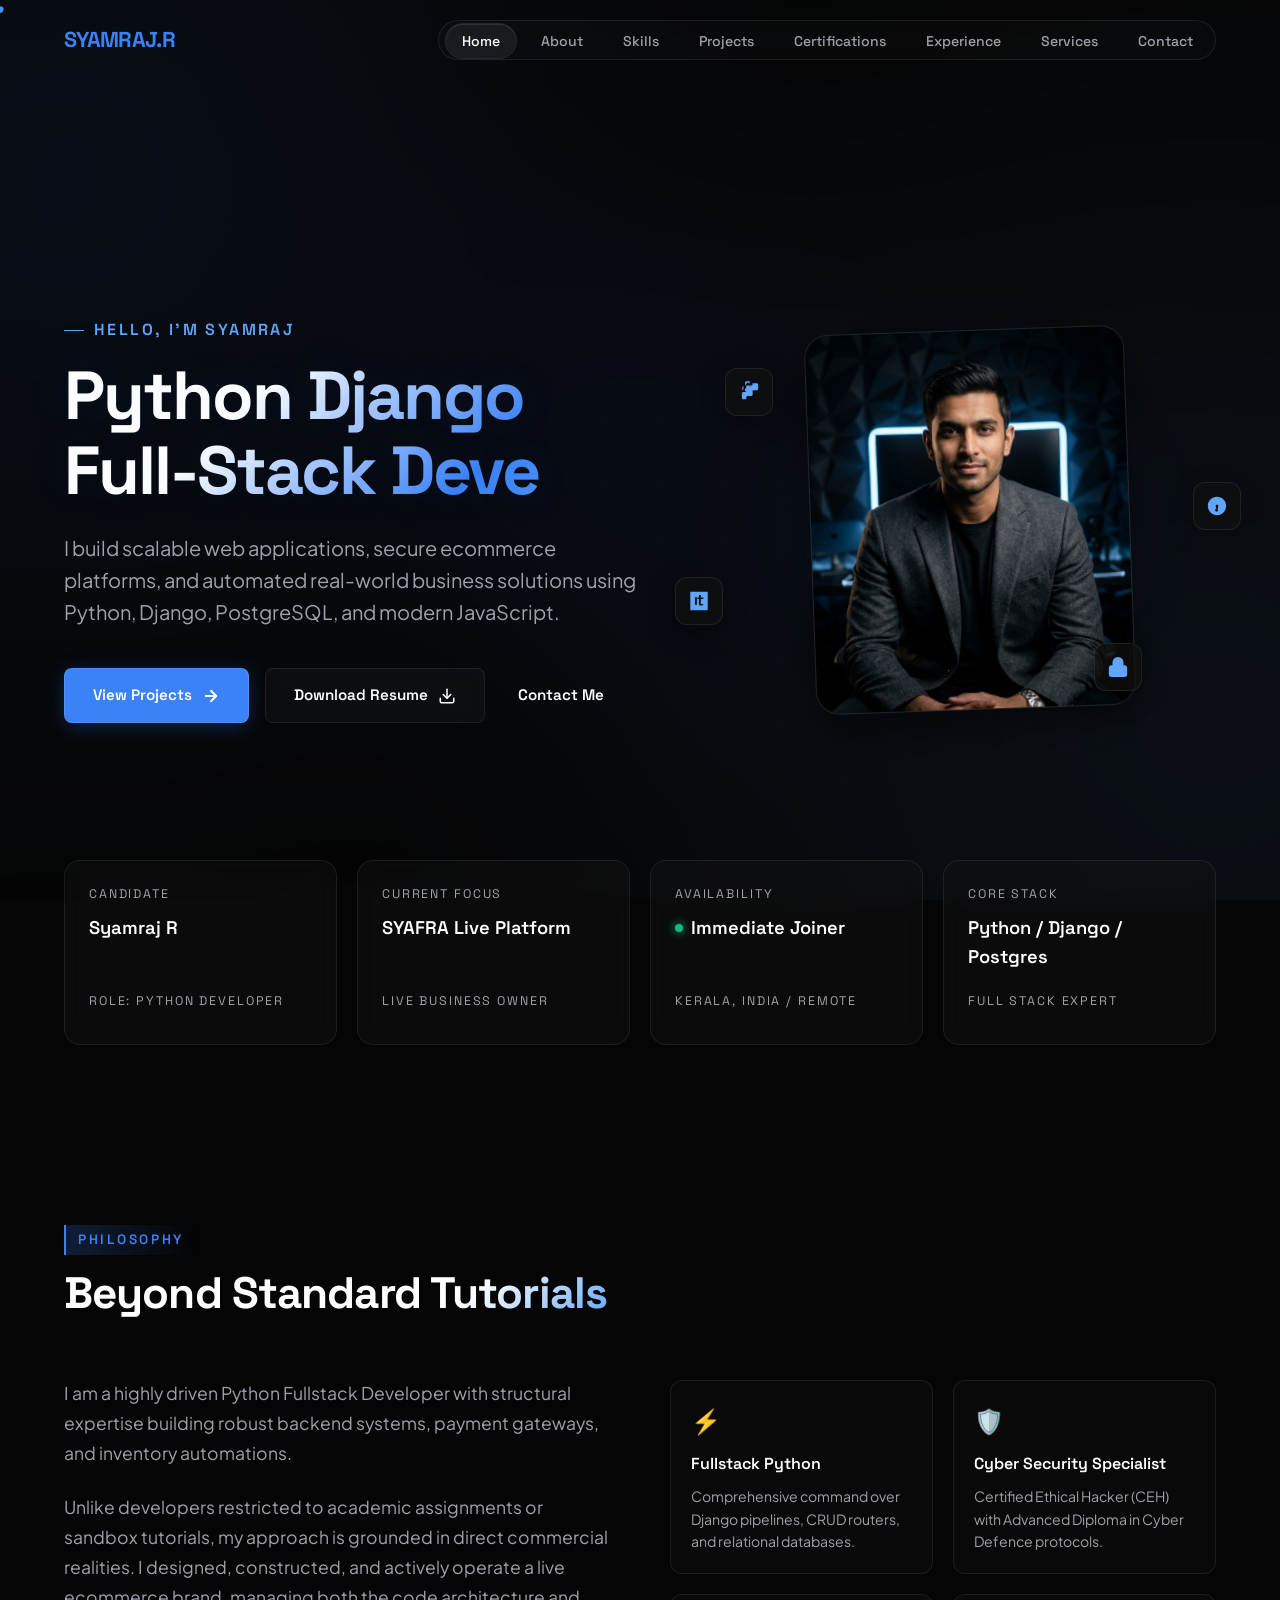
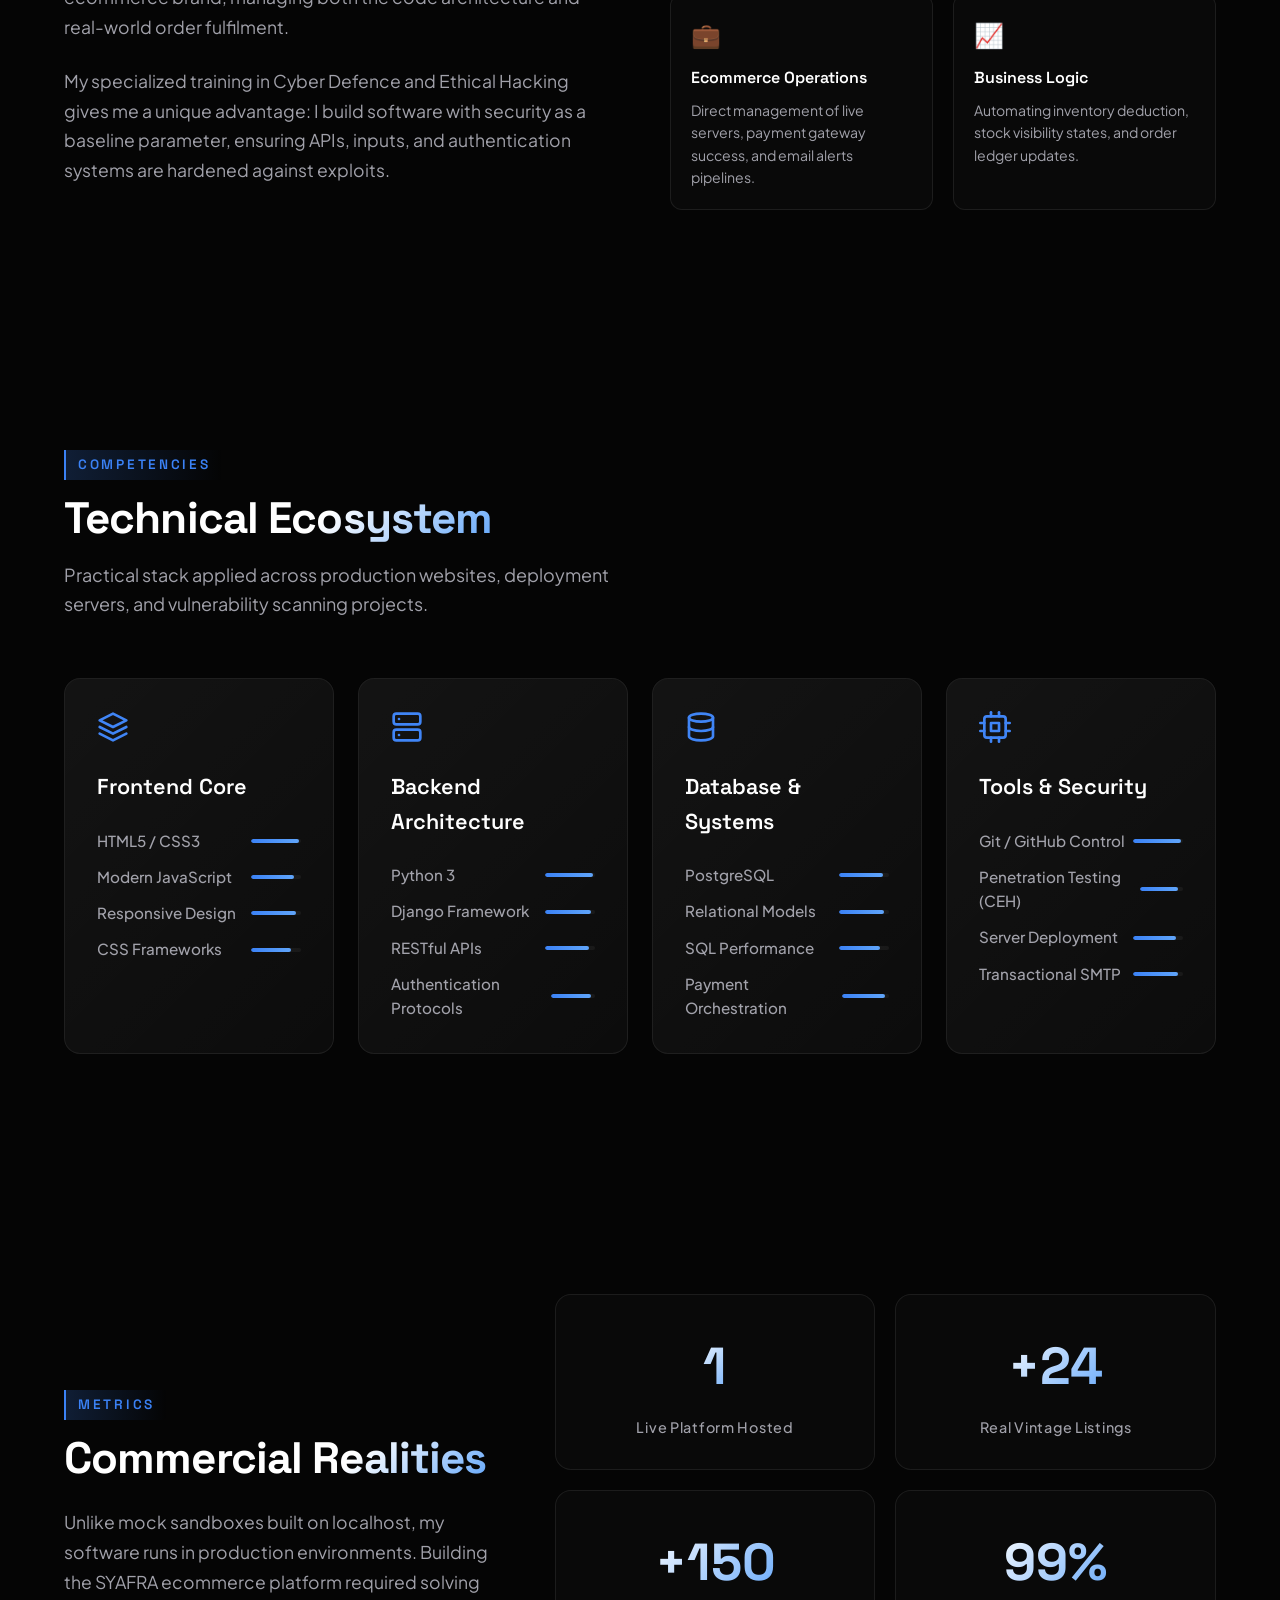
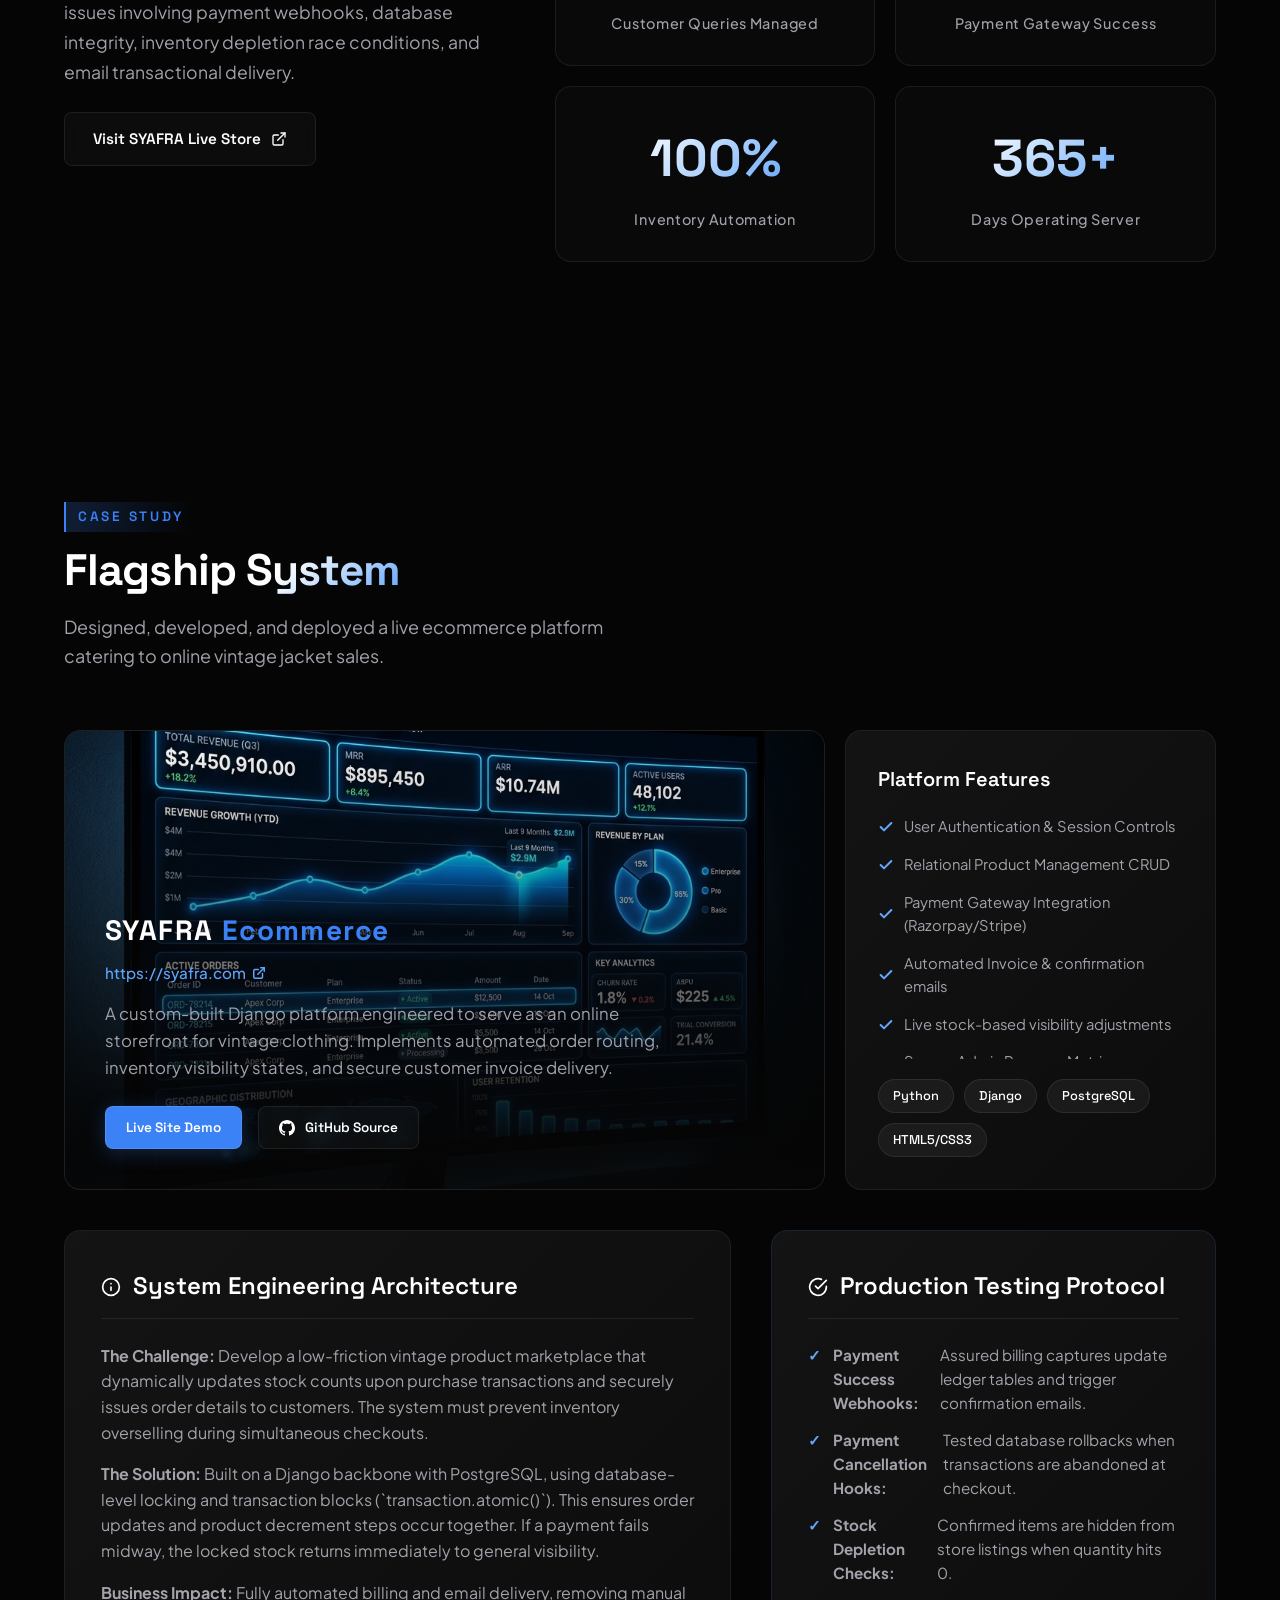
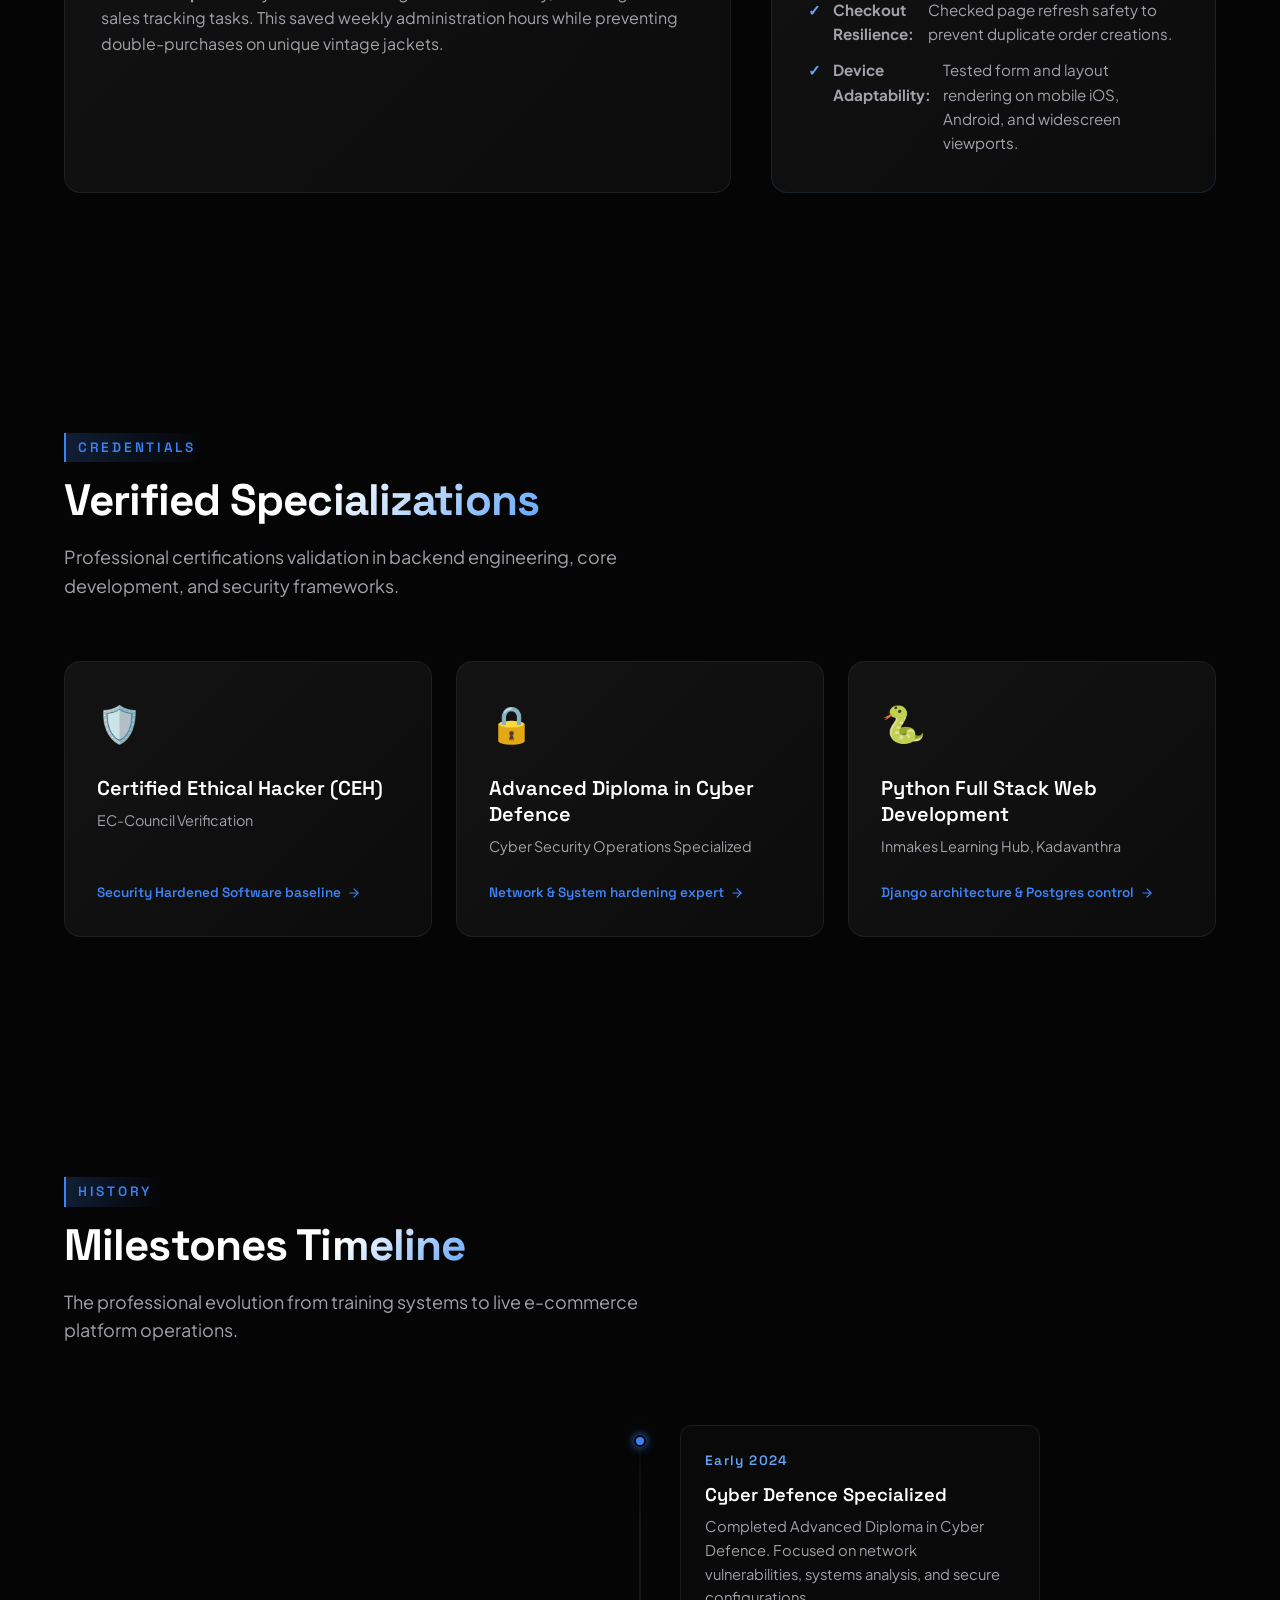
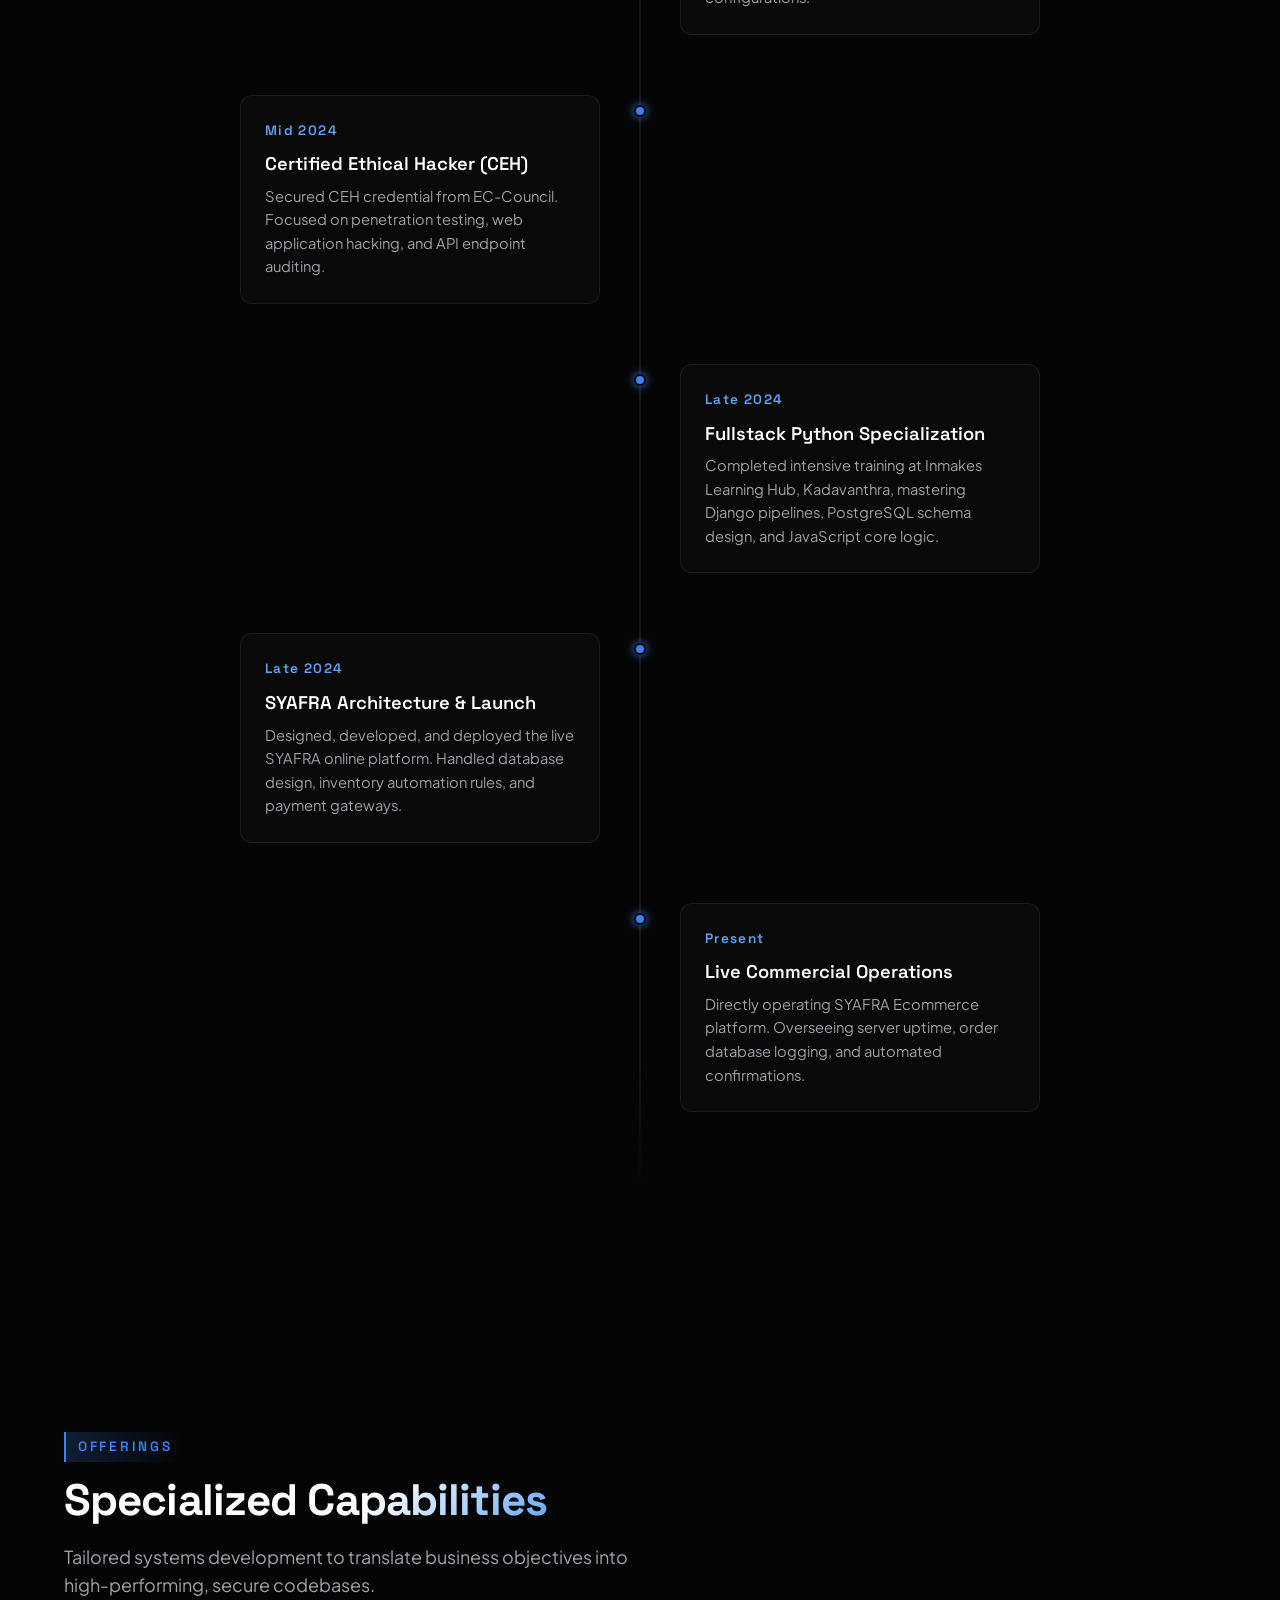
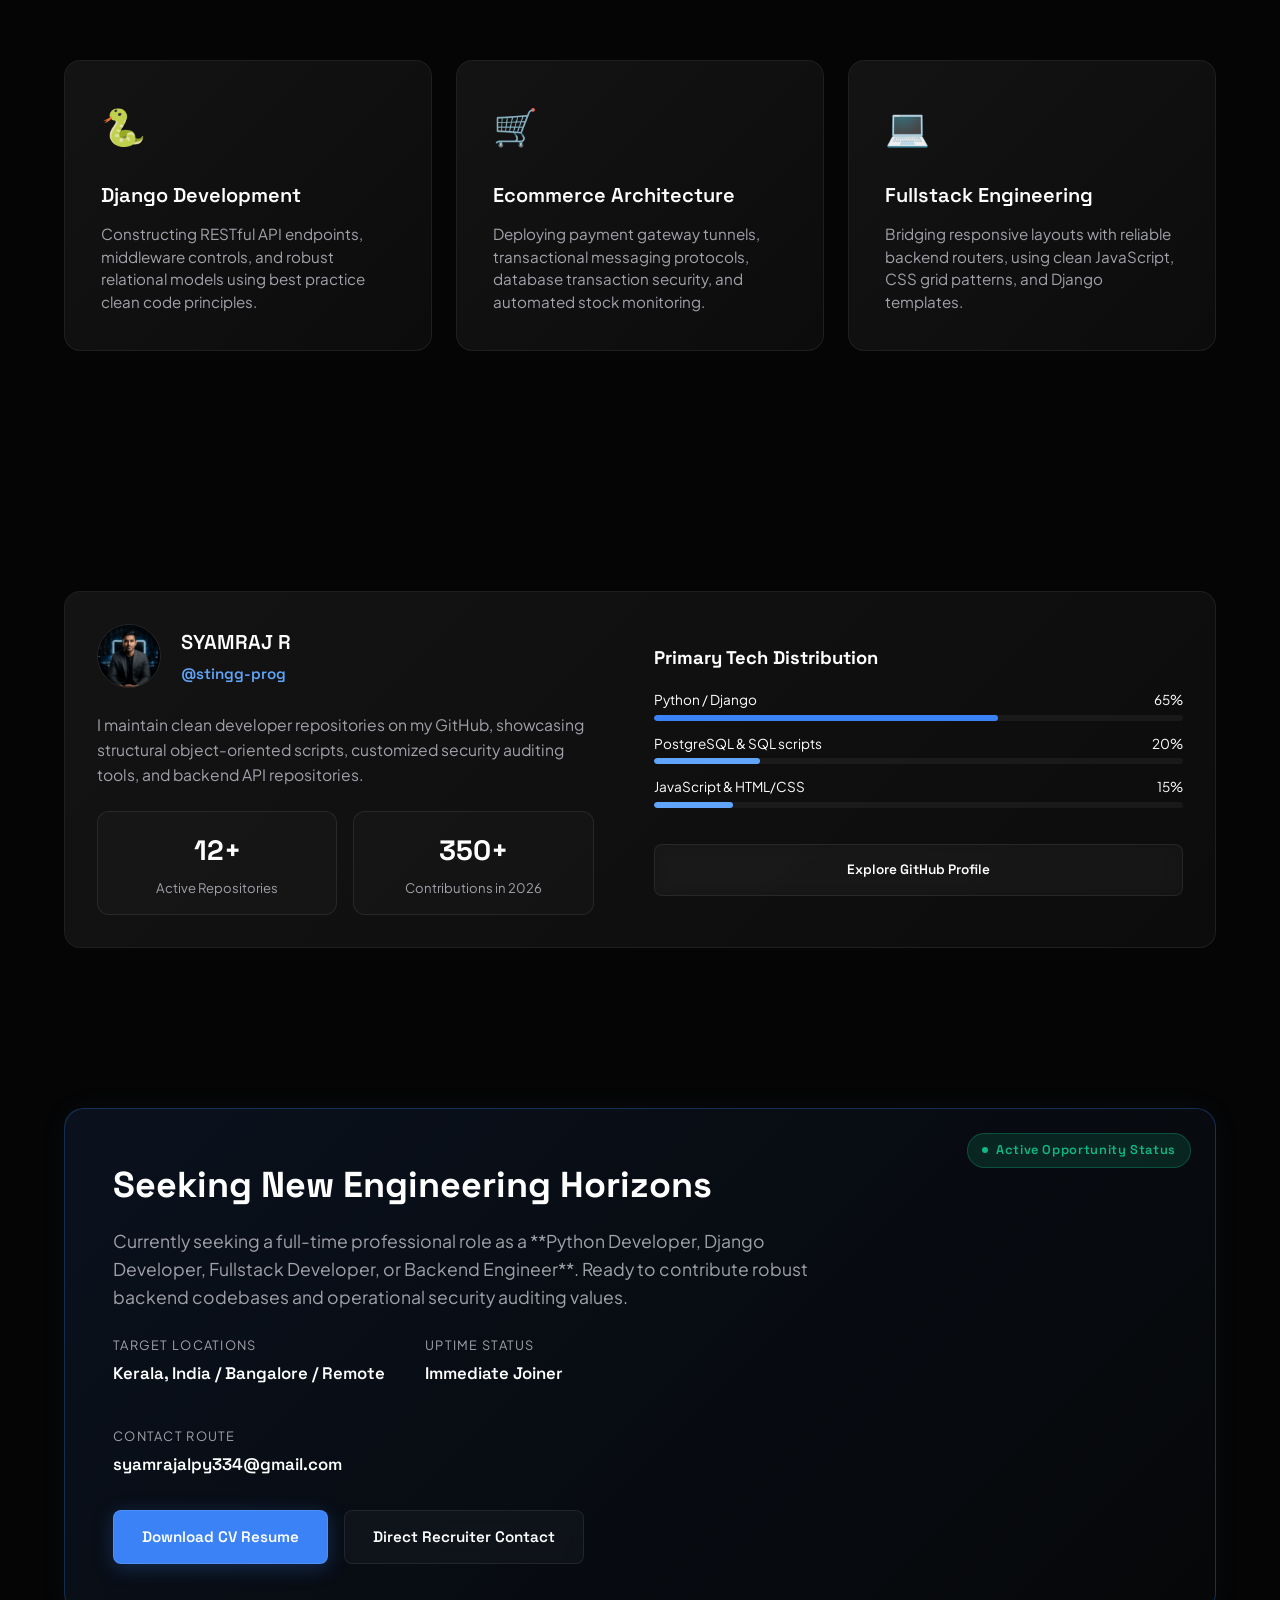
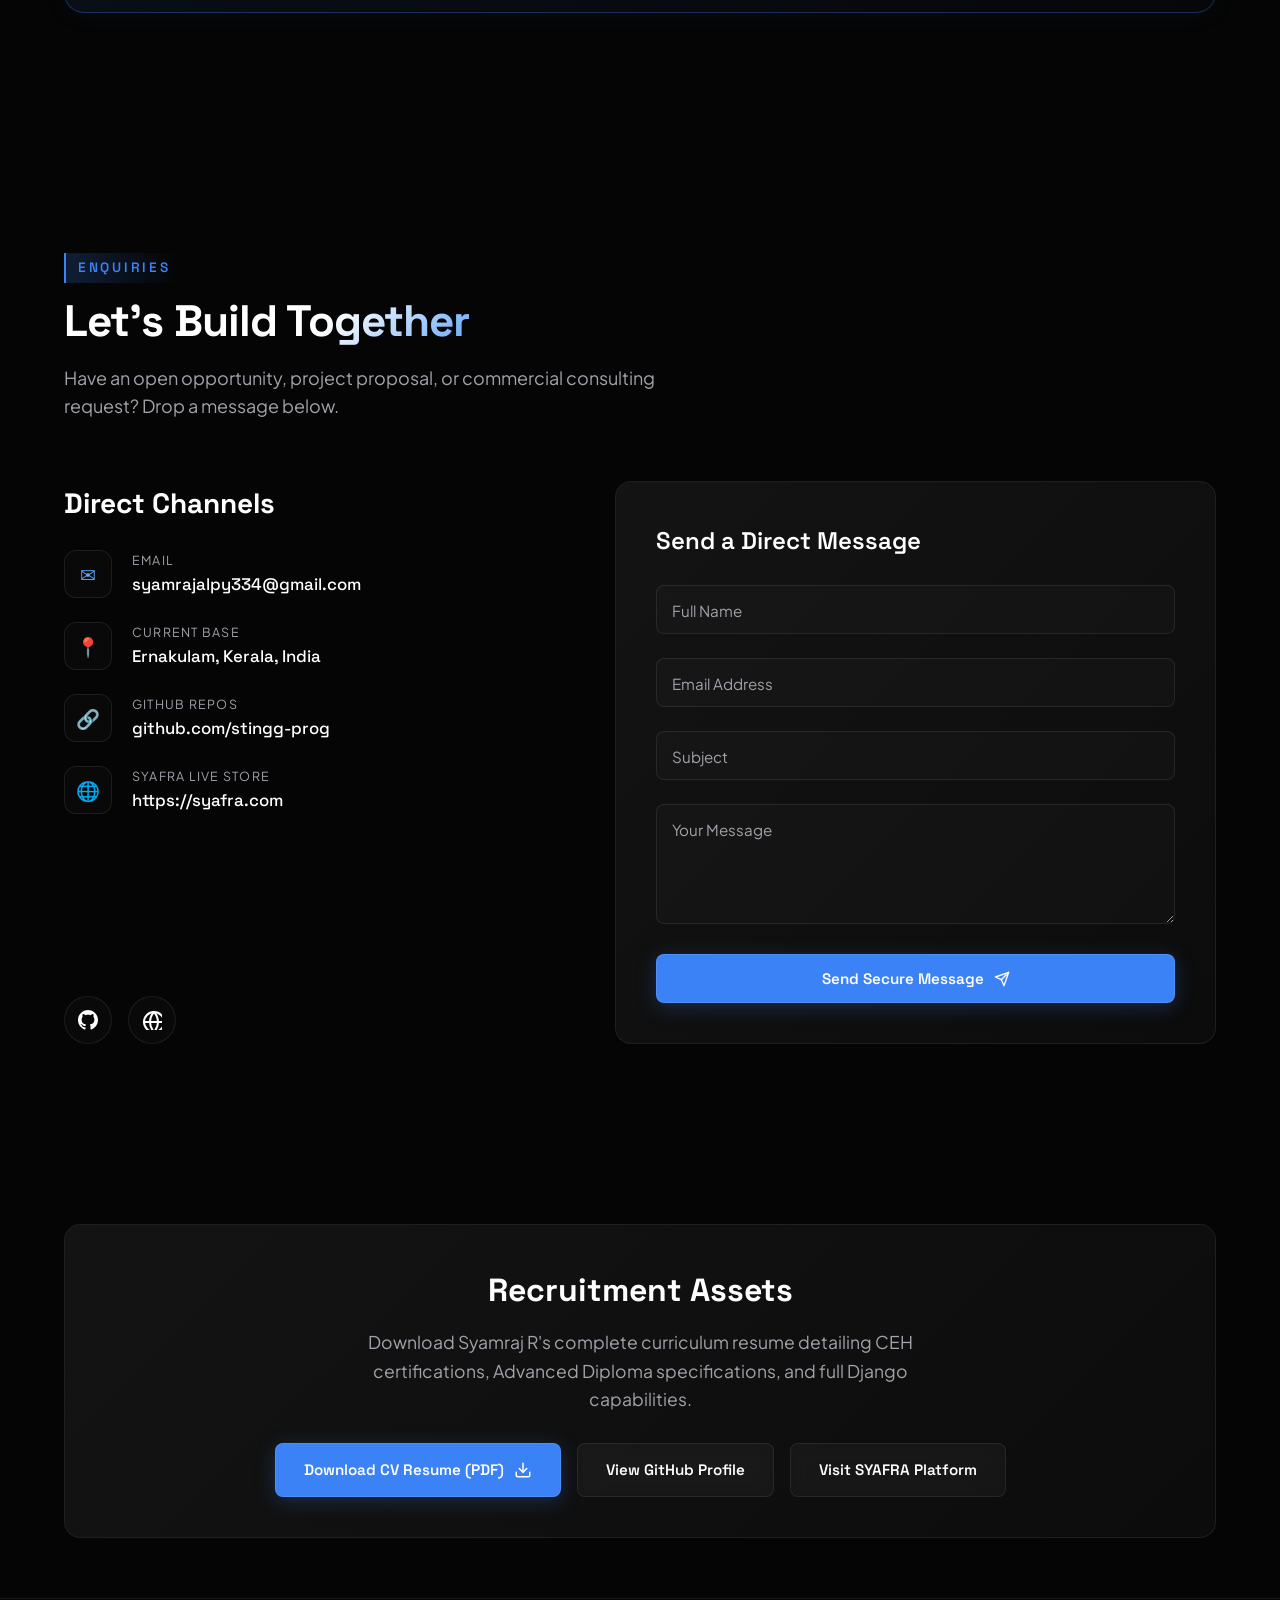
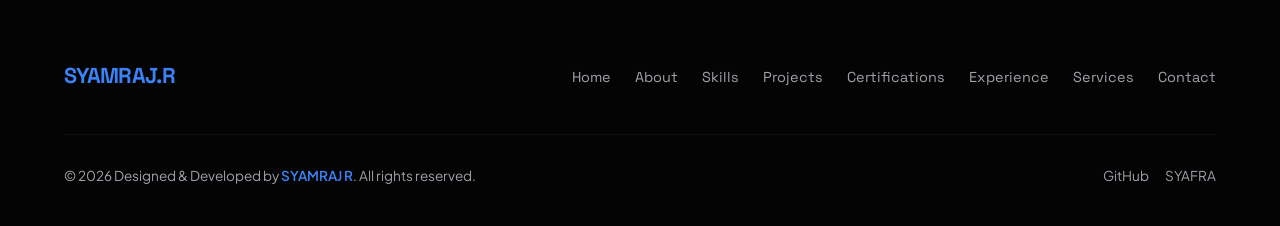
<file: index.html>
<!DOCTYPE html>
<html lang="en">
<head>
  <meta charset="UTF-8">
  <meta name="viewport" content="width=device-width, initial-scale=1.0">
  
  <!-- Primary SEO Meta Tags -->
  <title>SYAMRAJ R | Python Fullstack Developer & Ecommerce Entrepreneur</title>
  <meta name="description" content="Portfolio of Syamraj R, an Ernakulam-based Python Fullstack Developer and Ecommerce Entrepreneur specializing in Django, PostgreSQL, and scalable SaaS solutions. Developer behind the live SYAFRA ecommerce platform.">
  <meta name="keywords" content="Python Developer, Django Developer, Fullstack Developer, Backend Developer, Web Developer, Kerala Python Developer, Ecommerce Developer, Syamraj R, stingg-prog, SYAFRA">
  <meta name="author" content="Syamraj R">
  
  <!-- Open Graph / LinkedIn / Facebook -->
  <meta property="og:type" content="website">
  <meta property="og:url" content="https://syafra.com">
  <meta property="og:title" content="SYAMRAJ R | Python Fullstack Developer & Ecommerce Entrepreneur">
  <meta property="og:description" content="Explore the portfolio of Syamraj R. Specialist in building robust, production-ready Django fullstack architectures and real-world ecommerce automations.">
  <meta property="og:image" content="assets/profile.png">

  <!-- Twitter Meta Tags -->
  <meta name="twitter:card" content="summary_large_image">
  <meta name="twitter:title" content="SYAMRAJ R | Python Fullstack Developer & Ecommerce Entrepreneur">
  <meta name="twitter:description" content="Portfolio of Syamraj R, developer of the live SYAFRA online platform. Core focus on Django, security operations, and Postgres.">
  <meta name="twitter:image" content="assets/profile.png">

  <!-- Stylesheet -->
  <link rel="stylesheet" href="style.css">
</head>
<body>

  <!-- Ambient Luxury Background Structure -->
  <div class="ambient-bg">
    <div class="gradient-mesh"></div>
    <div class="grid-overlay"></div>
  </div>
  
  <!-- Background Floating Particle Canvas -->
  <canvas id="particle-canvas"></canvas>

  <!-- ==========================================
  HEADER / FLOATING NAVIGATION
  =========================================== -->
  <header>
    <div class="container nav-container">
      <a href="#home" class="logo">
        <span class="logo-text">SYAMRAJ.R</span>
      </a>
      
      <button class="mobile-nav-toggle" aria-label="Toggle Navigation">
        <svg xmlns="http://www.w3.org/2000/svg" width="24" height="24" viewBox="0 0 24 24" fill="none" stroke="currentColor" stroke-width="2" stroke-linecap="round" stroke-linejoin="round">
          <line x1="3" y1="12" x2="21" y2="12"></line>
          <line x1="3" y1="6" x2="21" y2="6"></line>
          <line x1="3" y1="18" x2="21" y2="18"></line>
        </svg>
      </button>

      <nav>
        <ul>
          <li><a href="#home" class="active">Home</a></li>
          <li><a href="#about">About</a></li>
          <li><a href="#skills">Skills</a></li>
          <li><a href="#projects">Projects</a></li>
          <li><a href="#certifications">Certifications</a></li>
          <li><a href="#experience">Experience</a></li>
          <li><a href="#services">Services</a></li>
          <li><a href="#contact">Contact</a></li>
        </ul>
      </nav>
    </div>
  </header>

  <!-- ==========================================
  HERO SECTION
  =========================================== -->
  <section id="home">
    <div class="container hero-layout">
      <div class="hero-content reveal-left">
        <div class="hero-greeting">
          Hello, I'm Syamraj
        </div>
        <h1 class="hero-title">
          <span class="gradient-text" id="typing-header">Python Django Full-Stack Developer</span>
        </h1>
        <p class="hero-subtitle">
          I build scalable web applications, secure ecommerce platforms, and automated real-world business solutions using Python, Django, PostgreSQL, and modern JavaScript.
        </p>
        <div class="btn-group">
          <a href="#projects" class="btn btn-primary btn-magnetic">
            View Projects
            <svg class="magnetic-icon" xmlns="http://www.w3.org/2000/svg" width="18" height="18" viewBox="0 0 24 24" fill="none" stroke="currentColor" stroke-width="2.5" stroke-linecap="round" stroke-linejoin="round">
              <line x1="5" y1="12" x2="19" y2="12"></line>
              <polyline points="12 5 19 12 12 19"></polyline>
            </svg>
          </a>
          <a href="#resume" class="btn btn-secondary btn-magnetic">
            Download Resume
            <svg class="magnetic-icon" xmlns="http://www.w3.org/2000/svg" width="18" height="18" viewBox="0 0 24 24" fill="none" stroke="currentColor" stroke-width="2" stroke-linecap="round" stroke-linejoin="round">
              <path d="M21 15v4a2 2 0 0 1-2 2H5a2 2 0 0 1-2-2v-4"></path>
              <polyline points="7 10 12 15 17 10"></polyline>
              <line x1="12" y1="15" x2="12" y2="3"></line>
            </svg>
          </a>
          <a href="#contact" class="btn btn-tertiary">Contact Me</a>
        </div>
      </div>
      
      <div class="hero-visual reveal-right">
        <div class="hero-glow-ring"></div>
        <div class="hero-image-wrapper">
          <img src="assets/profile.png" alt="Syamraj R Coder Portrait" />
        </div>
        
        <!-- Technology Orbits -->
        <div class="tech-orbit">
          <!-- Python Badge -->
          <div class="orbit-icon orbit-icon-1" title="Python">
            <svg viewBox="0 0 24 24">
              <path d="M14.25.18c-.9 0-1.66.72-1.75 1.62v2.88H15v1.2H10.6c-.95 0-1.78.78-1.78 1.73V12h-2.9C5.03 12 4.3 12.7 4.2 13.6v4.6c0 .9.73 1.63 1.63 1.63H9v-1.8c0-.9.73-1.63 1.63-1.63h3.77c.9 0 1.6-.73 1.6-1.63V10.2h4.37c.9 0 1.63-.73 1.63-1.63V4c0-.9-.73-1.63-1.63-1.63h-4.6v1.8c0 .9-.73 1.63-1.63 1.63h-3.77c-.9 0-1.6.73-1.6 1.63V11.2h-1.2V9.33c0-.9.73-1.63 1.63-1.63H15V6.5h-2.5V3.62c0-.9-.72-1.62-1.62-1.62h-.4c-.9 0-1.63.72-1.63 1.62v2.5H6.25c-.9 0-1.63.73-1.63 1.63V9.5h1.2V7.75c0-.9.73-1.63 1.63-1.63H12V4.9H9.37c-.9 0-1.62-.72-1.62-1.62V1.8c0-.9.72-1.62 1.62-1.62h4.88z"/>
            </svg>
          </div>
          <!-- Django Badge -->
          <div class="orbit-icon orbit-icon-2" title="Django">
            <svg viewBox="0 0 24 24">
              <path d="M2.5 2v20h19V2H2.5zm14.8 14.1c-1 .6-2 .9-3 .9-1.5 0-2.4-.7-2.4-2.1V9.8h-1.6V8.1h1.6V5.5h2.1v2.6h2.8v1.7h-2.8v4.6c0 .7.3 1.1.9 1.1.5 0 1.1-.2 1.6-.5v1.6zm-5.4-8.3h-2.2v8.3H7.6V7.8h2.3V7.8z"/>
            </svg>
          </div>
          <!-- PostgreSQL Badge -->
          <div class="orbit-icon orbit-icon-3" title="PostgreSQL">
            <svg viewBox="0 0 24 24">
              <path d="M12 2C6.48 2 2 6.48 2 12s4.48 10 10 10 10-4.48 10-10S17.52 2 12 2zm1 14.5c0 .83-.67 1.5-1.5 1.5s-1.5-.67-1.5-1.5.67-1.5 1.5-1.5 1.5.67 1.5 1.5zm.38-4.84l-.4 3c-.05.34-.34.59-.68.59h-.6c-.34 0-.63-.25-.68-.59l-.4-3c-.08-.6.39-1.16 1-1.16h.76c.61 0 1.08.56 1 1.16z"/>
            </svg>
          </div>
          <!-- Security Badge -->
          <div class="orbit-icon orbit-icon-4" title="Cyber Security (CEH)">
            <svg viewBox="0 0 24 24" fill="none" stroke="currentColor" stroke-width="2" stroke-linecap="round" stroke-linejoin="round">
              <rect x="3" y="11" width="18" height="11" rx="2" ry="2"></rect>
              <path d="M7 11V7a5 5 0 0 1 10 0v4"></path>
            </svg>
          </div>
        </div>
      </div>
    </div>
  </section>

  <!-- ==========================================
  RECRUITER QUICK SUMMARY
  =========================================== -->
  <section class="summary-section">
    <div class="container">
      <div class="summary-grid reveal-stagger">
        
        <div class="summary-card">
          <div>
            <div class="summary-label">Candidate</div>
            <div class="summary-value">Syamraj R</div>
          </div>
          <div class="summary-label" style="margin-top: 20px;">Role: Python Developer</div>
        </div>

        <div class="summary-card">
          <div>
            <div class="summary-label">Current Focus</div>
            <div class="summary-value">SYAFRA Live Platform</div>
          </div>
          <div class="summary-label" style="margin-top: 20px;">Live Business Owner</div>
        </div>

        <div class="summary-card">
          <div>
            <div class="summary-label">Availability</div>
            <div class="summary-status">
              <span class="status-indicator"></span>
              <div class="summary-value">Immediate Joiner</div>
            </div>
          </div>
          <div class="summary-label" style="margin-top: 20px;">Kerala, India / Remote</div>
        </div>

        <div class="summary-card">
          <div>
            <div class="summary-label">Core Stack</div>
            <div class="summary-value">Python / Django / Postgres</div>
          </div>
          <div class="summary-label" style="margin-top: 20px;">Full Stack Expert</div>
        </div>

      </div>
    </div>
  </section>

  <!-- ==========================================
  ABOUT ME
  =========================================== -->
  <section id="about" class="section">
    <div class="container">
      <div class="section-header reveal">
        <span class="section-tag">Philosophy</span>
        <h2 class="section-title">Beyond Standard <span>Tutorials</span></h2>
      </div>
      
      <div class="split-layout">
        <div class="about-text reveal-left">
          <p>
            I am a highly driven Python Fullstack Developer with structural expertise building robust backend systems, payment gateways, and inventory automations. 
          </p>
          <p>
            Unlike developers restricted to academic assignments or sandbox tutorials, my approach is grounded in direct commercial realities. I designed, constructed, and actively operate a live ecommerce brand, managing both the code architecture and real-world order fulfilment.
          </p>
          <p>
            My specialized training in Cyber Defence and Ethical Hacking gives me a unique advantage: I build software with security as a baseline parameter, ensuring APIs, inputs, and authentication systems are hardened against exploits.
          </p>
        </div>
        
        <div class="about-highlights reveal-right">
          <div class="about-tag-card">
            <div class="about-tag-icon">⚡</div>
            <h3 class="about-tag-title">Fullstack Python</h3>
            <p style="font-size: 0.88rem; color: var(--muted); margin-top: 8px;">Comprehensive command over Django pipelines, CRUD routers, and relational databases.</p>
          </div>
          
          <div class="about-tag-card">
            <div class="about-tag-icon">🛡️</div>
            <h3 class="about-tag-title">Cyber Security Specialist</h3>
            <p style="font-size: 0.88rem; color: var(--muted); margin-top: 8px;">Certified Ethical Hacker (CEH) with Advanced Diploma in Cyber Defence protocols.</p>
          </div>
          
          <div class="about-tag-card">
            <div class="about-tag-icon">💼</div>
            <h3 class="about-tag-title">Ecommerce Operations</h3>
            <p style="font-size: 0.88rem; color: var(--muted); margin-top: 8px;">Direct management of live servers, payment gateway success, and email alerts pipelines.</p>
          </div>
          
          <div class="about-tag-card">
            <div class="about-tag-icon">📈</div>
            <h3 class="about-tag-title">Business Logic</h3>
            <p style="font-size: 0.88rem; color: var(--muted); margin-top: 8px;">Automating inventory deduction, stock visibility states, and order ledger updates.</p>
          </div>
        </div>
      </div>
    </div>
  </section>

  <!-- ==========================================
  SKILLS SECTION
  =========================================== -->
  <section id="skills" class="section">
    <div class="container">
      <div class="section-header reveal">
        <span class="section-tag">Competencies</span>
        <h2 class="section-title">Technical <span>Ecosystem</span></h2>
        <p class="section-desc">Practical stack applied across production websites, deployment servers, and vulnerability scanning projects.</p>
      </div>

      <div class="skills-grid reveal-stagger">
        
        <!-- Frontend -->
        <div class="glass-panel skills-category">
          <div class="skills-category-icon">
            <svg xmlns="http://www.w3.org/2000/svg" width="32" height="32" viewBox="0 0 24 24" fill="none" stroke="currentColor" stroke-width="2" stroke-linecap="round" stroke-linejoin="round">
              <polygon points="12 2 2 7 12 12 22 7 12 2"></polygon>
              <polyline points="2 17 12 22 22 17"></polyline>
              <polyline points="2 12 12 17 22 12"></polyline>
            </svg>
          </div>
          <h3 class="skills-category-title">Frontend Core</h3>
          <div class="skills-list">
            <div class="skill-item">
              <span class="skill-name">HTML5 / CSS3</span>
              <div class="skill-indicator-track"><div class="skill-indicator-fill" style="width: 95%"></div></div>
            </div>
            <div class="skill-item">
              <span class="skill-name">Modern JavaScript</span>
              <div class="skill-indicator-track"><div class="skill-indicator-fill" style="width: 85%"></div></div>
            </div>
            <div class="skill-item">
              <span class="skill-name">Responsive Design</span>
              <div class="skill-indicator-track"><div class="skill-indicator-fill" style="width: 90%"></div></div>
            </div>
            <div class="skill-item">
              <span class="skill-name">CSS Frameworks</span>
              <div class="skill-indicator-track"><div class="skill-indicator-fill" style="width: 80%"></div></div>
            </div>
          </div>
        </div>

        <!-- Backend -->
        <div class="glass-panel skills-category">
          <div class="skills-category-icon">
            <svg xmlns="http://www.w3.org/2000/svg" width="32" height="32" viewBox="0 0 24 24" fill="none" stroke="currentColor" stroke-width="2" stroke-linecap="round" stroke-linejoin="round">
              <rect x="2" y="2" width="20" height="8" rx="2" ry="2"></rect>
              <rect x="2" y="14" width="20" height="8" rx="2" ry="2"></rect>
              <line x1="6" y1="6" x2="6.01" y2="6"></line>
              <line x1="6" y1="18" x2="6.01" y2="18"></line>
            </svg>
          </div>
          <h3 class="skills-category-title">Backend Architecture</h3>
          <div class="skills-list">
            <div class="skill-item">
              <span class="skill-name">Python 3</span>
              <div class="skill-indicator-track"><div class="skill-indicator-fill" style="width: 95%"></div></div>
            </div>
            <div class="skill-item">
              <span class="skill-name">Django Framework</span>
              <div class="skill-indicator-track"><div class="skill-indicator-fill" style="width: 92%"></div></div>
            </div>
            <div class="skill-item">
              <span class="skill-name">RESTful APIs</span>
              <div class="skill-indicator-track"><div class="skill-indicator-fill" style="width: 88%"></div></div>
            </div>
            <div class="skill-item">
              <span class="skill-name">Authentication Protocols</span>
              <div class="skill-indicator-track"><div class="skill-indicator-fill" style="width: 90%"></div></div>
            </div>
          </div>
        </div>

        <!-- Databases & Systems -->
        <div class="glass-panel skills-category">
          <div class="skills-category-icon">
            <svg xmlns="http://www.w3.org/2000/svg" width="32" height="32" viewBox="0 0 24 24" fill="none" stroke="currentColor" stroke-width="2" stroke-linecap="round" stroke-linejoin="round">
              <ellipse cx="12" cy="5" rx="9" ry="3"></ellipse>
              <path d="M3 5v14c0 1.66 4 3 9 3s9-1.34 9-3V5"></path>
              <path d="M3 12c0 1.66 4 3 9 3s9-1.34 9-3"></path>
            </svg>
          </div>
          <h3 class="skills-category-title">Database & Systems</h3>
          <div class="skills-list">
            <div class="skill-item">
              <span class="skill-name">PostgreSQL</span>
              <div class="skill-indicator-track"><div class="skill-indicator-fill" style="width: 88%"></div></div>
            </div>
            <div class="skill-item">
              <span class="skill-name">Relational Models</span>
              <div class="skill-indicator-track"><div class="skill-indicator-fill" style="width: 90%"></div></div>
            </div>
            <div class="skill-item">
              <span class="skill-name">SQL Performance</span>
              <div class="skill-indicator-track"><div class="skill-indicator-fill" style="width: 82%"></div></div>
            </div>
            <div class="skill-item">
              <span class="skill-name">Payment Orchestration</span>
              <div class="skill-indicator-track"><div class="skill-indicator-fill" style="width: 92%"></div></div>
            </div>
          </div>
        </div>

        <!-- Tools & Security -->
        <div class="glass-panel skills-category">
          <div class="skills-category-icon">
            <svg xmlns="http://www.w3.org/2000/svg" width="32" height="32" viewBox="0 0 24 24" fill="none" stroke="currentColor" stroke-width="2" stroke-linecap="round" stroke-linejoin="round">
              <rect x="4" y="4" width="16" height="16" rx="2" ry="2"></rect>
              <rect x="9" y="9" width="6" height="6"></rect>
              <line x1="9" y1="1" x2="9" y2="4"></line>
              <line x1="15" y1="1" x2="15" y2="4"></line>
              <line x1="9" y1="20" x2="9" y2="23"></line>
              <line x1="15" y1="20" x2="15" y2="23"></line>
              <line x1="20" y1="9" x2="23" y2="9"></line>
              <line x1="20" y1="15" x2="23" y2="15"></line>
              <line x1="1" y1="9" x2="4" y2="9"></line>
              <line x1="1" y1="15" x2="4" y2="15"></line>
            </svg>
          </div>
          <h3 class="skills-category-title">Tools & Security</h3>
          <div class="skills-list">
            <div class="skill-item">
              <span class="skill-name">Git / GitHub Control</span>
              <div class="skill-indicator-track"><div class="skill-indicator-fill" style="width: 95%"></div></div>
            </div>
            <div class="skill-item">
              <span class="skill-name">Penetration Testing (CEH)</span>
              <div class="skill-indicator-track"><div class="skill-indicator-fill" style="width: 88%"></div></div>
            </div>
            <div class="skill-item">
              <span class="skill-name">Server Deployment</span>
              <div class="skill-indicator-track"><div class="skill-indicator-fill" style="width: 85%"></div></div>
            </div>
            <div class="skill-item">
              <span class="skill-name">Transactional SMTP</span>
              <div class="skill-indicator-track"><div class="skill-indicator-fill" style="width: 90%"></div></div>
            </div>
          </div>
        </div>

      </div>
    </div>
  </section>

  <!-- ==========================================
  REAL WORLD EXPERIENCE (BEYOND TUTORIALS)
  =========================================== -->
  <section class="section beyond-section">
    <div class="container">
      <div class="beyond-grid">
        <div class="reveal-left">
          <span class="section-tag">Metrics</span>
          <h2 class="section-title" style="margin-bottom: 24px;">Commercial <span>Realities</span></h2>
          <p style="color: var(--muted); font-size: 1.1rem; line-height: 1.7; margin-bottom: 24px;">
            Unlike mock sandboxes built on localhost, my software runs in production environments. Building the SYAFRA ecommerce platform required solving issues involving payment webhooks, database integrity, inventory depletion race conditions, and email transactional delivery.
          </p>
          <a href="https://syafra.com" target="_blank" class="btn btn-secondary btn-magnetic">
            Visit SYAFRA Live Store
            <svg class="magnetic-icon" xmlns="http://www.w3.org/2000/svg" width="16" height="16" viewBox="0 0 24 24" fill="none" stroke="currentColor" stroke-width="2" stroke-linecap="round" stroke-linejoin="round">
              <path d="M18 13v6a2 2 0 0 1-2 2H5a2 2 0 0 1-2-2V8a2 2 0 0 1 2-2h6"></path>
              <polyline points="15 3 21 3 21 9"></polyline>
              <line x1="10" y1="14" x2="21" y2="3"></line>
            </svg>
          </a>
        </div>
        
        <div class="beyond-stats reveal-right">
          <div class="stat-card">
            <span class="stat-number" data-target="1" data-suffix="">0</span>
            <div class="stat-label">Live Platform Hosted</div>
          </div>
          
          <div class="stat-card">
            <span class="stat-number" data-target="24" data-prefix="+" data-suffix="">0</span>
            <div class="stat-label">Real Vintage Listings</div>
          </div>
          
          <div class="stat-card">
            <span class="stat-number" data-target="150" data-prefix="+" data-suffix="">0</span>
            <div class="stat-label">Customer Queries Managed</div>
          </div>
          
          <div class="stat-card">
            <span class="stat-number" data-target="99" data-suffix="%">0</span>
            <div class="stat-label">Payment Gateway Success</div>
          </div>

          <div class="stat-card">
            <span class="stat-number" data-target="100" data-suffix="%">0</span>
            <div class="stat-label">Inventory Automation</div>
          </div>

          <div class="stat-card">
            <span class="stat-number" data-target="365" data-suffix="+">0</span>
            <div class="stat-label">Days Operating Server</div>
          </div>
        </div>
      </div>
    </div>
  </section>

  <!-- ==========================================
  FEATURED PROJECT (SYAFRA BENTO GRID)
  =========================================== -->
  <section id="projects" class="section">
    <div class="container">
      <div class="section-header reveal">
        <span class="section-tag">Case Study</span>
        <h2 class="section-title">Flagship <span>System</span></h2>
        <p class="section-desc">Designed, developed, and deployed a live ecommerce platform catering to online vintage jacket sales.</p>
      </div>

      <div class="bento-grid reveal">
        
        <!-- Bento Large: Visual & Overview -->
        <div class="bento-item bento-large glass-panel" style="padding: 0;">
          <div class="bento-image-container">
            <img src="assets/syafra.png" alt="SYAFRA Revenue and Inventory Dashboard Mockup" />
            <div class="bento-overlay">
              <h3 class="project-logo">SYAFRA <span>Ecommerce</span></h3>
              <a href="https://syafra.com" target="_blank" class="project-url">
                https://syafra.com
                <svg xmlns="http://www.w3.org/2000/svg" width="14" height="14" viewBox="0 0 24 24" fill="none" stroke="currentColor" stroke-width="2.5" stroke-linecap="round" stroke-linejoin="round"><path d="M18 13v6a2 2 0 0 1-2 2H5a2 2 0 0 1-2-2V8a2 2 0 0 1 2-2h6"></path><polyline points="15 3 21 3 21 9"></polyline><line x1="10" y1="14" x2="21" y2="3"></line></svg>
              </a>
              <p class="project-description">
                A custom-built Django platform engineered to serve as an online storefront for vintage clothing. Implements automated order routing, inventory visibility states, and secure customer invoice delivery.
              </p>
              <div class="btn-group">
                <a href="https://syafra.com" target="_blank" class="btn btn-primary btn-magnetic" style="padding: 10px 20px; font-size: 0.85rem;">
                  Live Site Demo
                </a>
                <a href="https://github.com/stingg-prog" target="_blank" class="btn btn-secondary btn-magnetic" style="padding: 10px 20px; font-size: 0.85rem;">
                  <svg xmlns="http://www.w3.org/2000/svg" width="16" height="16" fill="currentColor" viewBox="0 0 24 24">
                    <path d="M12 0c-6.626 0-12 5.373-12 12 0 5.302 3.438 9.8 8.207 11.387.599.111.793-.261.793-.577v-2.234c-3.338.726-4.033-1.416-4.033-1.416-.546-1.387-1.333-1.756-1.333-1.756-1.089-.745.083-.729.083-.729 1.205.084 1.839 1.237 1.839 1.237 1.07 1.834 2.807 1.304 3.492.997.107-.775.418-1.305.762-1.604-2.665-.305-5.467-1.334-5.467-5.931 0-1.311.469-2.381 1.236-3.221-.124-.303-.535-1.524.117-3.176 0 0 1.008-.322 3.301 1.23.957-.266 1.983-.399 3.003-.404 1.02.005 2.047.138 3.006.404 2.291-1.552 3.297-1.23 3.297-1.23.653 1.653.242 2.874.118 3.176.77.84 1.235 1.911 1.235 3.221 0 4.609-2.807 5.624-5.479 5.921.43.372.823 1.102.823 2.222v3.293c0 .319.192.694.801.576 4.765-1.589 8.199-6.086 8.199-11.386 0-6.627-5.373-12-12-12z"/>
                  </svg>
                  GitHub Source
                </a>
              </div>
            </div>
          </div>
        </div>

        <!-- Bento Medium: Tech Features -->
        <div class="bento-item bento-medium glass-panel bento-features-card">
          <h3 class="features-title">Platform Features</h3>
          <div class="features-list">
            
            <div class="feature-pill">
              <svg xmlns="http://www.w3.org/2000/svg" width="16" height="16" viewBox="0 0 24 24" fill="none" stroke="currentColor" stroke-width="3" stroke-linecap="round" stroke-linejoin="round"><polyline points="20 6 9 17 4 12"></polyline></svg>
              <span>User Authentication & Session Controls</span>
            </div>
            
            <div class="feature-pill">
              <svg xmlns="http://www.w3.org/2000/svg" width="16" height="16" viewBox="0 0 24 24" fill="none" stroke="currentColor" stroke-width="3" stroke-linecap="round" stroke-linejoin="round"><polyline points="20 6 9 17 4 12"></polyline></svg>
              <span>Relational Product Management CRUD</span>
            </div>
            
            <div class="feature-pill">
              <svg xmlns="http://www.w3.org/2000/svg" width="16" height="16" viewBox="0 0 24 24" fill="none" stroke="currentColor" stroke-width="3" stroke-linecap="round" stroke-linejoin="round"><polyline points="20 6 9 17 4 12"></polyline></svg>
              <span>Payment Gateway Integration (Razorpay/Stripe)</span>
            </div>

            <div class="feature-pill">
              <svg xmlns="http://www.w3.org/2000/svg" width="16" height="16" viewBox="0 0 24 24" fill="none" stroke="currentColor" stroke-width="3" stroke-linecap="round" stroke-linejoin="round"><polyline points="20 6 9 17 4 12"></polyline></svg>
              <span>Automated Invoice & confirmation emails</span>
            </div>

            <div class="feature-pill">
              <svg xmlns="http://www.w3.org/2000/svg" width="16" height="16" viewBox="0 0 24 24" fill="none" stroke="currentColor" stroke-width="3" stroke-linecap="round" stroke-linejoin="round"><polyline points="20 6 9 17 4 12"></polyline></svg>
              <span>Live stock-based visibility adjustments</span>
            </div>

            <div class="feature-pill">
              <svg xmlns="http://www.w3.org/2000/svg" width="16" height="16" viewBox="0 0 24 24" fill="none" stroke="currentColor" stroke-width="3" stroke-linecap="round" stroke-linejoin="round"><polyline points="20 6 9 17 4 12"></polyline></svg>
              <span>Secure Admin Revenue Metrics Dashboard</span>
            </div>

            <div class="feature-pill">
              <svg xmlns="http://www.w3.org/2000/svg" width="16" height="16" viewBox="0 0 24 24" fill="none" stroke="currentColor" stroke-width="3" stroke-linecap="round" stroke-linejoin="round"><polyline points="20 6 9 17 4 12"></polyline></svg>
              <span>Mobile-first Checkout Experience</span>
            </div>

          </div>
          
          <div class="project-tags" style="margin-top: auto; padding-top: 20px;">
            <span class="project-tag">Python</span>
            <span class="project-tag">Django</span>
            <span class="project-tag">PostgreSQL</span>
            <span class="project-tag">HTML5/CSS3</span>
          </div>
        </div>

      </div>

      <!-- ==========================================
      PROJECT CASE STUDY BREAKDOWN
      =========================================== -->
      <div class="case-study-grid reveal">
        
        <div class="glass-panel case-card">
          <h3 class="case-title">
            <svg xmlns="http://www.w3.org/2000/svg" width="20" height="20" viewBox="0 0 24 24" fill="none" stroke="currentColor" stroke-width="2" stroke-linecap="round" stroke-linejoin="round"><circle cx="12" cy="12" r="10"></circle><line x1="12" y1="16" x2="12" y2="12"></line><line x1="12" y1="8" x2="12.01" y2="8"></line></svg>
            System Engineering Architecture
          </h3>
          <div class="case-body">
            <p><strong>The Challenge:</strong> Develop a low-friction vintage product marketplace that dynamically updates stock counts upon purchase transactions and securely issues order details to customers. The system must prevent inventory overselling during simultaneous checkouts.</p>
            <p><strong>The Solution:</strong> Built on a Django backbone with PostgreSQL, using database-level locking and transaction blocks (`transaction.atomic()`). This ensures order updates and product decrement steps occur together. If a payment fails midway, the locked stock returns immediately to general visibility.</p>
            <p><strong>Business Impact:</strong> Fully automated billing and email delivery, removing manual sales tracking tasks. This saved weekly administration hours while preventing double-purchases on unique vintage jackets.</p>
          </div>
        </div>

        <div class="glass-panel case-card" style="border-color: rgba(var(--secondary-raw), 0.15);">
          <h3 class="case-title">
            <svg xmlns="http://www.w3.org/2000/svg" width="20" height="20" viewBox="0 0 24 24" fill="none" stroke="currentColor" stroke-width="2" stroke-linecap="round" stroke-linejoin="round"><path d="M22 11.08V12a10 10 0 1 1-5.93-9.14"></path><polyline points="22 4 12 14.01 9 11.01"></polyline></svg>
            Production Testing Protocol
          </h3>
          <ul class="case-list">
            <li><strong>Payment Success Webhooks:</strong> Assured billing captures update ledger tables and trigger confirmation emails.</li>
            <li><strong>Payment Cancellation Hooks:</strong> Tested database rollbacks when transactions are abandoned at checkout.</li>
            <li><strong>Stock Depletion Checks:</strong> Confirmed items are hidden from store listings when quantity hits 0.</li>
            <li><strong>Checkout Resilience:</strong> Checked page refresh safety to prevent duplicate order creations.</li>
            <li><strong>Device Adaptability:</strong> Tested form and layout rendering on mobile iOS, Android, and widescreen viewports.</li>
          </ul>
        </div>

      </div>

    </div>
  </section>

  <!-- ==========================================
  CERTIFICATIONS
  =========================================== -->
  <section id="certifications" class="section">
    <div class="container">
      <div class="section-header reveal">
        <span class="section-tag">Credentials</span>
        <h2 class="section-title">Verified <span>Specializations</span></h2>
        <p class="section-desc">Professional certifications validation in backend engineering, core development, and security frameworks.</p>
      </div>

      <div class="cert-grid reveal-stagger">
        
        <!-- Cert 1 -->
        <div class="glass-panel cert-card">
          <div>
            <div class="cert-badge">🛡️</div>
            <h3 class="cert-name">Certified Ethical Hacker (CEH)</h3>
            <div class="cert-issuer">EC-Council Verification</div>
          </div>
          <span class="cert-link">
            Security Hardened Software baseline
            <svg xmlns="http://www.w3.org/2000/svg" width="14" height="14" viewBox="0 0 24 24" fill="none" stroke="currentColor" stroke-width="2" stroke-linecap="round" stroke-linejoin="round"><line x1="5" y1="12" x2="19" y2="12"></line><polyline points="12 5 19 12 12 19"></polyline></svg>
          </span>
        </div>

        <!-- Cert 2 -->
        <div class="glass-panel cert-card">
          <div>
            <div class="cert-badge">🔒</div>
            <h3 class="cert-name">Advanced Diploma in Cyber Defence</h3>
            <div class="cert-issuer">Cyber Security Operations Specialized</div>
          </div>
          <span class="cert-link">
            Network & System hardening expert
            <svg xmlns="http://www.w3.org/2000/svg" width="14" height="14" viewBox="0 0 24 24" fill="none" stroke="currentColor" stroke-width="2" stroke-linecap="round" stroke-linejoin="round"><line x1="5" y1="12" x2="19" y2="12"></line><polyline points="12 5 19 12 12 19"></polyline></svg>
          </span>
        </div>

        <!-- Cert 3 -->
        <div class="glass-panel cert-card">
          <div>
            <div class="cert-badge">🐍</div>
            <h3 class="cert-name">Python Full Stack Web Development</h3>
            <div class="cert-issuer">Inmakes Learning Hub, Kadavanthra</div>
          </div>
          <span class="cert-link">
            Django architecture & Postgres control
            <svg xmlns="http://www.w3.org/2000/svg" width="14" height="14" viewBox="0 0 24 24" fill="none" stroke="currentColor" stroke-width="2" stroke-linecap="round" stroke-linejoin="round"><line x1="5" y1="12" x2="19" y2="12"></line><polyline points="12 5 19 12 12 19"></polyline></svg>
          </span>
        </div>

      </div>
    </div>
  </section>

  <!-- ==========================================
  EXPERIENCE TIMELINE
  =========================================== -->
  <section id="experience" class="section">
    <div class="container">
      <div class="section-header reveal">
        <span class="section-tag">History</span>
        <h2 class="section-title">Milestones <span>Timeline</span></h2>
        <p class="section-desc">The professional evolution from training systems to live e-commerce platform operations.</p>
      </div>

      <div class="timeline-container reveal">
        <div class="timeline-line"></div>
        
        <!-- Item 1 -->
        <div class="timeline-item">
          <div class="timeline-dot"></div>
          <div class="timeline-content">
            <div class="timeline-year">Early 2024</div>
            <h3 class="timeline-title">Cyber Defence Specialized</h3>
            <p class="timeline-desc">Completed Advanced Diploma in Cyber Defence. Focused on network vulnerabilities, systems analysis, and secure configurations.</p>
          </div>
        </div>

        <!-- Item 2 -->
        <div class="timeline-item">
          <div class="timeline-dot"></div>
          <div class="timeline-content">
            <div class="timeline-year">Mid 2024</div>
            <h3 class="timeline-title">Certified Ethical Hacker (CEH)</h3>
            <p class="timeline-desc">Secured CEH credential from EC-Council. Focused on penetration testing, web application hacking, and API endpoint auditing.</p>
          </div>
        </div>

        <!-- Item 3 -->
        <div class="timeline-item">
          <div class="timeline-dot"></div>
          <div class="timeline-content">
            <div class="timeline-year">Late 2024</div>
            <h3 class="timeline-title">Fullstack Python Specialization</h3>
            <p class="timeline-desc">Completed intensive training at Inmakes Learning Hub, Kadavanthra, mastering Django pipelines, PostgreSQL schema design, and JavaScript core logic.</p>
          </div>
        </div>

        <!-- Item 4 -->
        <div class="timeline-item">
          <div class="timeline-dot"></div>
          <div class="timeline-content">
            <div class="timeline-year">Late 2024</div>
            <h3 class="timeline-title">SYAFRA Architecture & Launch</h3>
            <p class="timeline-desc">Designed, developed, and deployed the live SYAFRA online platform. Handled database design, inventory automation rules, and payment gateways.</p>
          </div>
        </div>

        <!-- Item 5 -->
        <div class="timeline-item">
          <div class="timeline-dot"></div>
          <div class="timeline-content">
            <div class="timeline-year">Present</div>
            <h3 class="timeline-title">Live Commercial Operations</h3>
            <p class="timeline-desc">Directly operating SYAFRA Ecommerce platform. Overseeing server uptime, order database logging, and automated confirmations.</p>
          </div>
        </div>

      </div>
    </div>
  </section>

  <!-- ==========================================
  SERVICES
  =========================================== -->
  <section id="services" class="section">
    <div class="container">
      <div class="section-header reveal">
        <span class="section-tag">Offerings</span>
        <h2 class="section-title">Specialized <span>Capabilities</span></h2>
        <p class="section-desc">Tailored systems development to translate business objectives into high-performing, secure codebases.</p>
      </div>

      <div class="services-grid reveal-stagger">
        
        <!-- Service 1 -->
        <div class="glass-panel service-card">
          <div class="service-icon">🐍</div>
          <h3 class="service-title">Django Development</h3>
          <p class="service-desc">
            Constructing RESTful API endpoints, middleware controls, and robust relational models using best practice clean code principles.
          </p>
        </div>

        <!-- Service 2 -->
        <div class="glass-panel service-card">
          <div class="service-icon">🛒</div>
          <h3 class="service-title">Ecommerce Architecture</h3>
          <p class="service-desc">
            Deploying payment gateway tunnels, transactional messaging protocols, database transaction security, and automated stock monitoring.
          </p>
        </div>

        <!-- Service 3 -->
        <div class="glass-panel service-card">
          <div class="service-icon">💻</div>
          <h3 class="service-title">Fullstack Engineering</h3>
          <p class="service-desc">
            Bridging responsive layouts with reliable backend routers, using clean JavaScript, CSS grid patterns, and Django templates.
          </p>
        </div>

      </div>
    </div>
  </section>

  <!-- ==========================================
  GITHUB SECTION
  =========================================== -->
  <section class="section">
    <div class="container">
      <div class="glass-panel github-grid reveal">
        
        <div class="reveal-left">
          <div class="github-profile">
            <div class="github-avatar">
              <img src="assets/profile.png" alt="Syamraj R Coder Avatar" />
            </div>
            <div class="github-username">
              SYAMRAJ R
              <a href="https://github.com/stingg-prog" target="_blank">@stingg-prog</a>
            </div>
          </div>
          <p style="color: var(--muted); margin-bottom: 24px; font-size: 0.98rem; line-height: 1.6;">
            I maintain clean developer repositories on my GitHub, showcasing structural object-oriented scripts, customized security auditing tools, and backend API repositories.
          </p>
          <div class="github-stats-container">
            <div class="github-stat-pill">
              <div class="github-stat-num">12+</div>
              <div class="github-stat-lbl">Active Repositories</div>
            </div>
            <div class="github-stat-pill">
              <div class="github-stat-num">350+</div>
              <div class="github-stat-lbl">Contributions in 2026</div>
            </div>
          </div>
        </div>

        <div class="github-charts reveal-right" style="padding-left: 20px;">
          <h3 style="font-family: var(--font-display); font-size: 1.15rem; margin-bottom: 16px;">Primary Tech Distribution</h3>
          
          <div style="margin-bottom: 12px;">
            <div style="display: flex; justify-content: space-between; font-size: 0.85rem; margin-bottom: 4px;">
              <span>Python / Django</span>
              <span>65%</span>
            </div>
            <div style="width: 100%; height: 6px; background: rgba(255,255,255,0.05); border-radius: 3px; overflow: hidden;">
              <div style="width: 65%; height: 100%; background: var(--primary); border-radius: 3px;"></div>
            </div>
          </div>

          <div style="margin-bottom: 12px;">
            <div style="display: flex; justify-content: space-between; font-size: 0.85rem; margin-bottom: 4px;">
              <span>PostgreSQL & SQL scripts</span>
              <span>20%</span>
            </div>
            <div style="width: 100%; height: 6px; background: rgba(255,255,255,0.05); border-radius: 3px; overflow: hidden;">
              <div style="width: 20%; height: 100%; background: var(--secondary); border-radius: 3px;"></div>
            </div>
          </div>

          <div style="margin-bottom: 12px;">
            <div style="display: flex; justify-content: space-between; font-size: 0.85rem; margin-bottom: 4px;">
              <span>JavaScript & HTML/CSS</span>
              <span>15%</span>
            </div>
            <div style="width: 100%; height: 6px; background: rgba(255,255,255,0.05); border-radius: 3px; overflow: hidden;">
              <div style="width: 15%; height: 100%; background: #60A5FA; border-radius: 3px;"></div>
            </div>
          </div>
          
          <a href="https://github.com/stingg-prog" target="_blank" class="btn btn-secondary btn-magnetic" style="margin-top: 24px; font-size: 0.85rem; width: 100%;">
            Explore GitHub Profile
          </a>
        </div>

      </div>
    </div>
  </section>

  <!-- ==========================================
  OPEN TO WORK RECRUITER BANNER
  =========================================== -->
  <section class="section" style="padding-top: 40px;">
    <div class="container">
      <div class="recruiter-banner reveal">
        <div class="banner-badge">
          <span class="banner-pulse-dot"></span>
          Active Opportunity Status
        </div>
        <div class="banner-content">
          <h2 class="banner-title">Seeking New <span>Engineering Horizons</span></h2>
          <p class="banner-desc">
            Currently seeking a full-time professional role as a **Python Developer, Django Developer, Fullstack Developer, or Backend Engineer**. Ready to contribute robust backend codebases and operational security auditing values.
          </p>
          <div class="banner-meta">
            <div class="banner-meta-item">
              <span class="banner-meta-lbl">Target Locations</span>
              <span class="banner-meta-val">Kerala, India / Bangalore / Remote</span>
            </div>
            <div class="banner-meta-item">
              <span class="banner-meta-lbl">Uptime Status</span>
              <span class="banner-meta-val">Immediate Joiner</span>
            </div>
            <div class="banner-meta-item">
              <span class="banner-meta-lbl">Contact Route</span>
              <span class="banner-meta-val">syamrajalpy334@gmail.com</span>
            </div>
          </div>
          <div class="btn-group">
            <a href="#resume" class="btn btn-primary btn-magnetic">
              Download CV Resume
            </a>
            <a href="#contact" class="btn btn-secondary btn-magnetic">
              Direct Recruiter Contact
            </a>
          </div>
        </div>
      </div>
    </div>
  </section>

  <!-- ==========================================
  CONTACT SECTION
  =========================================== -->
  <section id="contact" class="section">
    <div class="container">
      <div class="section-header reveal">
        <span class="section-tag">Enquiries</span>
        <h2 class="section-title">Let's Build <span>Together</span></h2>
        <p class="section-desc">Have an open opportunity, project proposal, or commercial consulting request? Drop a message below.</p>
      </div>

      <div class="contact-layout">
        
        <div class="contact-info reveal-left">
          <div>
            <h3 style="font-family: var(--font-display); font-size: 1.75rem; margin-bottom: 24px;">Direct Channels</h3>
            
            <div class="contact-list">
              
              <div class="contact-item">
                <div class="contact-icon">✉</div>
                <div class="contact-meta">
                  <span class="contact-label">Email</span>
                  <a href="mailto:syamrajalpy334@gmail.com" class="contact-value">syamrajalpy334@gmail.com</a>
                </div>
              </div>

              <div class="contact-item">
                <div class="contact-icon">📍</div>
                <div class="contact-meta">
                  <span class="contact-label">Current Base</span>
                  <span class="contact-value">Ernakulam, Kerala, India</span>
                </div>
              </div>

              <div class="contact-item">
                <div class="contact-icon">🔗</div>
                <div class="contact-meta">
                  <span class="contact-label">Github Repos</span>
                  <a href="https://github.com/stingg-prog" target="_blank" class="contact-value">github.com/stingg-prog</a>
                </div>
              </div>

              <div class="contact-item">
                <div class="contact-icon">🌐</div>
                <div class="contact-meta">
                  <span class="contact-label">Syafra Live Store</span>
                  <a href="https://syafra.com" target="_blank" class="contact-value">https://syafra.com</a>
                </div>
              </div>

            </div>
          </div>

          <div class="social-links">
            <a href="https://github.com/stingg-prog" target="_blank" class="social-btn" aria-label="GitHub">
              <svg xmlns="http://www.w3.org/2000/svg" width="20" height="20" fill="currentColor" viewBox="0 0 24 24">
                <path d="M12 0c-6.626 0-12 5.373-12 12 0 5.302 3.438 9.8 8.207 11.387.599.111.793-.261.793-.577v-2.234c-3.338.726-4.033-1.416-4.033-1.416-.546-1.387-1.333-1.756-1.333-1.756-1.089-.745.083-.729.083-.729 1.205.084 1.839 1.237 1.839 1.237 1.07 1.834 2.807 1.304 3.492.997.107-.775.418-1.305.762-1.604-2.665-.305-5.467-1.334-5.467-5.931 0-1.311.469-2.381 1.236-3.221-.124-.303-.535-1.524.117-3.176 0 0 1.008-.322 3.301 1.23.957-.266 1.983-.399 3.003-.404 1.02.005 2.047.138 3.006.404 2.291-1.552 3.297-1.23 3.297-1.23.653 1.653.242 2.874.118 3.176.77.84 1.235 1.911 1.235 3.221 0 4.609-2.807 5.624-5.479 5.921.43.372.823 1.102.823 2.222v3.293c0 .319.192.694.801.576 4.765-1.589 8.199-6.086 8.199-11.386 0-6.627-5.373-12-12-12z"/>
              </svg>
            </a>
            <a href="https://syafra.com" target="_blank" class="social-btn" aria-label="Website">
              <svg xmlns="http://www.w3.org/2000/svg" width="20" height="20" fill="none" stroke="currentColor" stroke-width="2" stroke-linecap="round" stroke-linejoin="round" class="feather feather-globe"><circle cx="12" cy="12" r="10"></circle><line x1="2" y1="12" x2="22" y2="12"></line><path d="M12 2a15.3 15.3 0 0 1 4 10 15.3 15.3 0 0 1-4 10 15.3 15.3 0 0 1-4-10 15.3 15.3 0 0 1 4-10z"></path></svg>
            </a>
          </div>
        </div>

        <div class="glass-panel contact-form-panel reveal-right">
          <h3 class="form-title">Send a Direct Message</h3>
          <form id="portfolio-contact-form">
            
            <div class="form-group">
              <input type="text" id="form-name" class="form-input" placeholder="Name" required />
              <label for="form-name" class="form-label">Full Name</label>
            </div>

            <div class="form-group">
              <input type="email" id="form-email" class="form-input" placeholder="Email" required />
              <label for="form-email" class="form-label">Email Address</label>
            </div>

            <div class="form-group">
              <input type="text" id="form-subject" class="form-input" placeholder="Subject" required />
              <label for="form-subject" class="form-label">Subject</label>
            </div>

            <div class="form-group">
              <textarea id="form-message" class="form-input" placeholder="Message" required></textarea>
              <label for="form-message" class="form-label">Your Message</label>
            </div>

            <button type="submit" class="btn btn-primary btn-magnetic" style="width: 100%;">
              Send Secure Message
              <svg class="magnetic-icon" xmlns="http://www.w3.org/2000/svg" width="16" height="16" viewBox="0 0 24 24" fill="none" stroke="currentColor" stroke-width="2" stroke-linecap="round" stroke-linejoin="round">
                <line x1="22" y1="2" x2="11" y2="13"></line>
                <polygon points="22 2 15 22 11 13 2 9 22 2"></polygon>
              </svg>
            </button>
            
            <div id="form-status" class="form-status-msg"></div>

          </form>
        </div>

      </div>
    </div>
  </section>

  <!-- ==========================================
  RESUME DOWNLOAD PANEL
  =========================================== -->
  <section id="resume" class="resume-section">
    <div class="container">
      <div class="glass-panel resume-card reveal">
        <h2 class="resume-title">Recruitment Assets</h2>
        <p class="resume-desc">
          Download Syamraj R's complete curriculum resume detailing CEH certifications, Advanced Diploma specifications, and full Django capabilities.
        </p>
        <div class="btn-group" style="justify-content: center;">
          <!-- Since a real file might not exist yet, we link to a placeholder resume.pdf or let the user click it -->
          <a href="#" class="btn btn-primary btn-magnetic" onclick="alert('Resume download triggered: syamraj_r_resume.pdf (Mock file action)'); return false;">
            Download CV Resume (PDF)
            <svg class="magnetic-icon" xmlns="http://www.w3.org/2000/svg" width="18" height="18" viewBox="0 0 24 24" fill="none" stroke="currentColor" stroke-width="2" stroke-linecap="round" stroke-linejoin="round">
              <path d="M21 15v4a2 2 0 0 1-2 2H5a2 2 0 0 1-2-2v-4"></path>
              <polyline points="7 10 12 15 17 10"></polyline>
              <line x1="12" y1="15" x2="12" y2="3"></line>
            </svg>
          </a>
          <a href="https://github.com/stingg-prog" target="_blank" class="btn btn-secondary btn-magnetic">
            View GitHub Profile
          </a>
          <a href="https://syafra.com" target="_blank" class="btn btn-secondary btn-magnetic">
            Visit SYAFRA Platform
          </a>
        </div>
      </div>
    </div>
  </section>

  <!-- ==========================================
  FOOTER
  =========================================== -->
  <footer>
    <div class="container">
      
      <div class="footer-layout">
        <a href="#home" class="logo">
          <span class="logo-text">SYAMRAJ.R</span>
        </a>
        
        <ul class="footer-nav">
          <li><a href="#home">Home</a></li>
          <li><a href="#about">About</a></li>
          <li><a href="#skills">Skills</a></li>
          <li><a href="#projects">Projects</a></li>
          <li><a href="#certifications">Certifications</a></li>
          <li><a href="#experience">Experience</a></li>
          <li><a href="#services">Services</a></li>
          <li><a href="#contact">Contact</a></li>
        </ul>
      </div>

      <div class="footer-bottom">
        <div class="footer-copyright">
          &copy; 2026 Designed & Developed by <span>SYAMRAJ R</span>. All rights reserved.
        </div>
        <div style="display: flex; gap: 16px;">
          <a href="https://github.com/stingg-prog" target="_blank" style="color: var(--muted); text-decoration: none; hover: color: var(--text);">GitHub</a>
          <a href="https://syafra.com" target="_blank" style="color: var(--muted); text-decoration: none; hover: color: var(--text);">SYAFRA</a>
        </div>
      </div>

    </div>
  </footer>

  <!-- Core Script -->
  <script src="script.js"></script>
</body>
</html>
</file>
<file: style.css>
/* 
================================================================================
PREMIUM STYLING SYSTEM FOR SYAMRAJ R — PYTHON FULLSTACK DEVELOPER PORTFOLIO
================================================================================
Design Paradigm: Modern 2026 UI/UX, Dark Luxury, Glassmorphism, Premium SaaS
Fonts: Space Grotesk (Headings), Plus Jakarta Sans (Body)
Colors: Dark luxury background, vibrant blue/indigo glows, pristine text
================================================================================
*/

@import url('https://fonts.googleapis.com/css2?family=Plus+Jakarta+Sans:wght@300;400;500;600;700&family=Space+Grotesk:wght@400;500;600;700&display=swap');

:root {
  /* Colors */
  --bg-raw: 5, 5, 5;
  --bg: rgb(var(--bg-raw));
  --surface-raw: 16, 16, 16;
  --surface: rgba(var(--surface-raw), 0.7);
  --surface-opaque: rgb(var(--surface-raw));
  --primary-raw: 59, 130, 246; /* #3B82F6 */
  --primary: rgb(var(--primary-raw));
  --secondary-raw: 96, 165, 250; /* #60A5FA */
  --secondary: rgb(var(--secondary-raw));
  --accent-glow: rgba(59, 130, 246, 0.15);
  --text-raw: 255, 255, 255;
  --text: rgb(var(--text-raw));
  --muted-raw: 161, 161, 170; /* #A1A1AA */
  --muted: rgb(var(--muted-raw));
  --border-light: rgba(255, 255, 255, 0.08);
  --border-glow: rgba(59, 130, 246, 0.3);
  
  /* Fonts */
  --font-display: 'Space Grotesk', -apple-system, BlinkMacSystemFont, sans-serif;
  --font-body: 'Plus Jakarta Sans', -apple-system, BlinkMacSystemFont, sans-serif;
  
  /* Transitions */
  --transition-smooth: all 0.4s cubic-bezier(0.16, 1, 0.3, 1);
  --transition-spring: all 0.5s cubic-bezier(0.34, 1.56, 0.64, 1);
  --transition-fast: all 0.2s cubic-bezier(0.25, 0.46, 0.45, 0.94);
}

/* Global Reset */
*, *::before, *::after {
  box-sizing: border-box;
  margin: 0;
  padding: 0;
}

html {
  scroll-behavior: smooth;
  font-size: 16px;
  -webkit-font-smoothing: antialiased;
  -moz-osx-font-smoothing: grayscale;
}

body {
  background-color: var(--bg);
  color: var(--text);
  font-family: var(--font-body);
  overflow-x: hidden;
  line-height: 1.6;
}

/* Custom Selection */
::selection {
  background: rgba(var(--primary-raw), 0.3);
  color: var(--text);
}

/* Scrollbar Customization */
::-webkit-scrollbar {
  width: 8px;
}

::-webkit-scrollbar-track {
  background: var(--bg);
}

::-webkit-scrollbar-thumb {
  background: rgba(255, 255, 255, 0.1);
  border-radius: 4px;
}

::-webkit-scrollbar-thumb:hover {
  background: var(--primary);
}

/* Background Atmosphere Grid & Mesh */
.ambient-bg {
  position: fixed;
  top: 0;
  left: 0;
  width: 100%;
  height: 100%;
  z-index: -2;
  overflow: hidden;
  pointer-events: none;
}

.gradient-mesh {
  position: absolute;
  width: 150%;
  height: 150%;
  top: -25%;
  left: -25%;
  background-image: 
    radial-gradient(circle at 20% 30%, rgba(59, 130, 246, 0.08) 0%, transparent 40%),
    radial-gradient(circle at 80% 70%, rgba(96, 165, 250, 0.08) 0%, transparent 45%),
    radial-gradient(circle at 50% 50%, rgba(29, 78, 216, 0.05) 0%, transparent 35%);
  filter: blur(80px);
  animation: mesh-shift 25s infinite alternate ease-in-out;
}

@keyframes mesh-shift {
  0% { transform: translate(0, 0) rotate(0deg); }
  50% { transform: translate(5%, 3%) rotate(5deg); }
  100% { transform: translate(-3%, -5%) rotate(-5deg); }
}

.grid-overlay {
  position: absolute;
  top: 0;
  left: 0;
  width: 100%;
  height: 100%;
  background-image: 
    linear-gradient(rgba(255, 255, 255, 0.007) 1px, transparent 1px),
    linear-gradient(90deg, rgba(255, 255, 255, 0.007) 1px, transparent 1px);
  background-size: 60px 60px;
  mask-image: radial-gradient(circle at center, black 40%, transparent 95%);
  -webkit-mask-image: radial-gradient(circle at center, black 40%, transparent 95%);
}

#particle-canvas {
  position: fixed;
  top: 0;
  left: 0;
  width: 100%;
  height: 100%;
  z-index: -1;
  pointer-events: none;
}

/* Custom Cursor Glow */
.cursor-glow {
  position: fixed;
  width: 400px;
  height: 400px;
  border-radius: 50%;
  background: radial-gradient(circle, rgba(59, 130, 246, 0.08) 0%, transparent 70%);
  top: 0;
  left: 0;
  transform: translate(-50%, -50%);
  pointer-events: none;
  z-index: 9999;
  mix-blend-mode: screen;
  transition: opacity 0.3s ease;
  opacity: 0;
}

body:hover .cursor-glow {
  opacity: 1;
}

/* Layout Utilities */
.container {
  width: 100%;
  max-width: 1200px;
  margin: 0 auto;
  padding: 0 24px;
}

.section {
  padding: 120px 0;
  position: relative;
}

.section-header {
  margin-bottom: 60px;
  text-align: left;
}

.section-tag {
  font-family: var(--font-display);
  font-size: 0.85rem;
  text-transform: uppercase;
  letter-spacing: 0.2em;
  color: var(--primary);
  display: inline-block;
  margin-bottom: 12px;
  font-weight: 600;
  background: linear-gradient(90deg, rgba(var(--primary-raw), 0.2), transparent);
  padding: 4px 12px;
  border-left: 2px solid var(--primary);
  border-radius: 0 4px 4px 0;
}

.section-title {
  font-family: var(--font-display);
  font-size: 2.75rem;
  font-weight: 700;
  line-height: 1.2;
  letter-spacing: -0.02em;
}

.section-title span {
  background: linear-gradient(135deg, var(--text) 30%, var(--secondary));
  -webkit-background-clip: text;
  -webkit-text-fill-color: transparent;
}

.section-desc {
  color: var(--muted);
  font-size: 1.125rem;
  max-width: 600px;
  margin-top: 16px;
}

/* Premium Buttons & Interactive Elements */
.btn-group {
  display: flex;
  gap: 16px;
  flex-wrap: wrap;
}

.btn {
  font-family: var(--font-display);
  display: inline-flex;
  align-items: center;
  justify-content: center;
  gap: 10px;
  padding: 14px 28px;
  border-radius: 8px;
  font-size: 0.95rem;
  font-weight: 600;
  text-decoration: none;
  cursor: pointer;
  transition: var(--transition-smooth);
  position: relative;
  overflow: hidden;
  z-index: 1;
}

.btn-primary {
  background: var(--primary);
  color: var(--text);
  border: 1px solid rgba(255, 255, 255, 0.1);
  box-shadow: 0 4px 20px rgba(var(--primary-raw), 0.25);
}

.btn-primary::before {
  content: '';
  position: absolute;
  top: 0;
  left: 0;
  width: 100%;
  height: 100%;
  background: linear-gradient(135deg, var(--secondary), var(--primary));
  opacity: 0;
  z-index: -1;
  transition: var(--transition-smooth);
}

.btn-primary:hover::before {
  opacity: 1;
}

.btn-primary:hover {
  transform: translateY(-2px);
  box-shadow: 0 6px 24px rgba(var(--primary-raw), 0.4);
}

.btn-secondary {
  background: rgba(255, 255, 255, 0.03);
  color: var(--text);
  border: 1px solid var(--border-light);
  backdrop-filter: blur(8px);
}

.btn-secondary:hover {
  background: rgba(255, 255, 255, 0.08);
  border-color: rgba(255, 255, 255, 0.2);
  transform: translateY(-2px);
}

.btn-tertiary {
  background: transparent;
  color: var(--text);
  border: 1px solid transparent;
  padding: 14px 16px;
}

.btn-tertiary::after {
  content: '';
  position: absolute;
  width: 0;
  height: 2px;
  bottom: 10px;
  left: 16px;
  background-color: var(--secondary);
  transition: var(--transition-smooth);
}

.btn-tertiary:hover::after {
  width: calc(100% - 32px);
}

.btn-tertiary:hover {
  color: var(--secondary);
}

/* Floating Navigation Header */
header {
  position: fixed;
  top: 0;
  left: 0;
  width: 100%;
  z-index: 1000;
  padding: 20px 0;
  transition: var(--transition-smooth);
}

header.scrolled {
  padding: 12px 0;
  background: rgba(5, 5, 5, 0.75);
  backdrop-filter: blur(20px) saturate(180%);
  -webkit-backdrop-filter: blur(20px) saturate(180%);
  border-bottom: 1px solid var(--border-light);
}

.nav-container {
  display: flex;
  justify-content: space-between;
  align-items: center;
  position: relative;
}

.logo {
  font-family: var(--font-display);
  font-size: 1.35rem;
  font-weight: 700;
  color: var(--text);
  text-decoration: none;
  display: flex;
  align-items: center;
  gap: 0;
}

.logo-text {
  color: var(--primary);
  font-weight: 700;
  letter-spacing: -0.03em;
}

nav ul {
  display: flex;
  list-style: none;
  gap: 8px;
  background: rgba(255, 255, 255, 0.02);
  border: 1px solid var(--border-light);
  padding: 6px;
  border-radius: 30px;
  backdrop-filter: blur(10px);
}

nav ul li a {
  font-family: var(--font-display);
  font-size: 0.88rem;
  font-weight: 500;
  color: var(--muted);
  text-decoration: none;
  padding: 8px 16px;
  border-radius: 20px;
  transition: var(--transition-smooth);
}

nav ul li a:hover,
nav ul li a.active {
  color: var(--text);
  background: rgba(255, 255, 255, 0.06);
}

nav ul li a.active {
  box-shadow: inset 0 1px rgba(255, 255, 255, 0.1);
  border: 1px solid rgba(255, 255, 255, 0.05);
}

/* Mobile Nav Toggle */
.mobile-nav-toggle {
  display: none;
  background: none;
  border: none;
  color: var(--text);
  font-size: 1.5rem;
  cursor: pointer;
  z-index: 1100;
}

/* Glassmorphism Cards & Panels */
.glass-panel {
  background: var(--surface);
  border: 1px solid var(--border-light);
  backdrop-filter: blur(16px);
  -webkit-backdrop-filter: blur(16px);
  border-radius: 16px;
  padding: 32px;
  transition: var(--transition-smooth);
  position: relative;
  overflow: hidden;
}

.glass-panel::before {
  content: '';
  position: absolute;
  top: 0;
  left: 0;
  width: 100%;
  height: 100%;
  background: linear-gradient(135deg, rgba(255,255,255,0.03) 0%, transparent 100%);
  pointer-events: none;
}

.glass-panel:hover {
  border-color: rgba(var(--primary-raw), 0.2);
  transform: translateY(-4px);
  box-shadow: 0 12px 30px rgba(0, 0, 0, 0.4), 0 0 20px rgba(var(--primary-raw), 0.05);
}

/* Hero Section */
#home {
  min-height: 100vh;
  display: flex;
  align-items: center;
  padding-top: 140px;
  position: relative;
}

.hero-layout {
  display: grid;
  grid-template-columns: 1.1fr 0.9fr;
  gap: 60px;
  align-items: center;
}

.hero-content {
  z-index: 2;
}

.hero-greeting {
  font-family: var(--font-display);
  font-size: 1rem;
  font-weight: 600;
  color: var(--secondary);
  letter-spacing: 0.15em;
  text-transform: uppercase;
  margin-bottom: 16px;
  display: flex;
  align-items: center;
  gap: 10px;
}

.hero-greeting::before {
  content: '';
  display: block;
  width: 20px;
  height: 1px;
  background-color: var(--secondary);
}

.hero-title {
  font-family: var(--font-display);
  font-size: 4.25rem;
  font-weight: 700;
  line-height: 1.1;
  letter-spacing: -0.03em;
  margin-bottom: 24px;
}

.hero-title span {
  display: block;
}

.hero-title .gradient-text {
  background: linear-gradient(135deg, var(--text) 30%, var(--primary) 70%, var(--secondary));
  -webkit-background-clip: text;
  -webkit-text-fill-color: transparent;
  text-shadow: 0 0 40px rgba(var(--primary-raw), 0.1);
}

.hero-subtitle {
  color: var(--muted);
  font-size: 1.25rem;
  line-height: 1.6;
  margin-bottom: 40px;
  max-width: 580px;
}

.hero-visual {
  position: relative;
  display: flex;
  justify-content: center;
  align-items: center;
}

.hero-glow-ring {
  position: absolute;
  width: 100%;
  height: 100%;
  background: radial-gradient(circle, rgba(var(--primary-raw), 0.15) 0%, transparent 60%);
  filter: blur(40px);
  z-index: 1;
}

.hero-image-wrapper {
  position: relative;
  width: 320px;
  height: 380px;
  border-radius: 24px;
  overflow: hidden;
  border: 1px solid var(--border-light);
  background: rgba(255, 255, 255, 0.02);
  backdrop-filter: blur(12px);
  box-shadow: 0 20px 50px rgba(0, 0, 0, 0.5);
  transform: rotate(-2deg);
  transition: var(--transition-spring);
  z-index: 2;
}

.hero-image-wrapper:hover {
  transform: rotate(0deg) scale(1.03);
  border-color: var(--secondary);
  box-shadow: 0 25px 60px rgba(var(--primary-raw), 0.2);
}

.hero-image-wrapper img {
  width: 100%;
  height: 100%;
  object-fit: cover;
}

/* Floating Technology Icons */
.tech-orbit {
  position: absolute;
  width: 100%;
  height: 100%;
  pointer-events: none;
  z-index: 3;
}

.orbit-icon {
  position: absolute;
  width: 48px;
  height: 48px;
  background: var(--surface);
  border: 1px solid var(--border-light);
  border-radius: 12px;
  display: flex;
  align-items: center;
  justify-content: center;
  box-shadow: 0 8px 24px rgba(0, 0, 0, 0.3);
  font-size: 1.3rem;
  color: var(--secondary);
}

.orbit-icon svg {
  width: 22px;
  height: 22px;
  fill: currentColor;
}

.orbit-icon-1 { top: 10%; left: 0%; animation: float-icon 4s infinite ease-in-out; }
.orbit-icon-2 { top: 65%; left: -10%; animation: float-icon 5s infinite ease-in-out 1s; }
.orbit-icon-3 { top: 40%; right: -5%; animation: float-icon 6s infinite ease-in-out 2s; }
.orbit-icon-4 { bottom: 5%; right: 15%; animation: float-icon 4.5s infinite ease-in-out 0.5s; }

@keyframes float-icon {
  0% { transform: translateY(0px) rotate(0deg); }
  50% { transform: translateY(-12px) rotate(5deg); }
  100% { transform: translateY(0px) rotate(0deg); }
}

/* Recruiter Quick Summary Card */
.summary-section {
  padding-bottom: 60px;
  margin-top: -40px;
  position: relative;
  z-index: 10;
}

.summary-grid {
  display: grid;
  grid-template-columns: repeat(4, 1fr);
  gap: 20px;
}

.summary-card {
  padding: 24px;
  display: flex;
  flex-direction: column;
  justify-content: space-between;
  border-radius: 16px;
  background: rgba(20, 20, 20, 0.4);
  backdrop-filter: blur(12px);
  border: 1px solid var(--border-light);
  transition: var(--transition-smooth);
}

.summary-card:hover {
  transform: translateY(-4px);
  border-color: rgba(var(--secondary-raw), 0.2);
  background: rgba(25px, 25px, 25px, 0.5);
  box-shadow: 0 10px 24px rgba(0, 0, 0, 0.3);
}

.summary-label {
  font-family: var(--font-display);
  font-size: 0.78rem;
  text-transform: uppercase;
  letter-spacing: 0.15em;
  color: var(--muted);
  margin-bottom: 8px;
}

.summary-value {
  font-family: var(--font-display);
  font-size: 1.15rem;
  font-weight: 600;
  color: var(--text);
}

.summary-status {
  display: flex;
  align-items: center;
  gap: 8px;
}

.status-indicator {
  width: 8px;
  height: 8px;
  border-radius: 50%;
  background: #10B981;
  box-shadow: 0 0 10px #10B981;
  animation: pulse-status 1.5s infinite alternate;
}

@keyframes pulse-status {
  0% { transform: scale(1); opacity: 0.7; }
  100% { transform: scale(1.3); opacity: 1; }
}

/* Split Layouts (About Me) */
.split-layout {
  display: grid;
  grid-template-columns: 1fr 1fr;
  gap: 60px;
  align-items: center;
}

.about-text p {
  color: var(--muted);
  font-size: 1.1rem;
  line-height: 1.7;
  margin-bottom: 24px;
}

.about-highlights {
  display: grid;
  grid-template-columns: 1fr 1fr;
  gap: 20px;
}

.about-tag-card {
  padding: 20px;
  background: rgba(255, 255, 255, 0.02);
  border: 1px solid var(--border-light);
  border-radius: 12px;
  transition: var(--transition-smooth);
}

.about-tag-card:hover {
  background: rgba(255, 255, 255, 0.04);
  border-color: rgba(var(--secondary-raw), 0.2);
}

.about-tag-icon {
  font-size: 1.5rem;
  color: var(--secondary);
  margin-bottom: 12px;
}

.about-tag-title {
  font-family: var(--font-display);
  font-size: 1rem;
  font-weight: 600;
  color: var(--text);
}

/* Skills Section */
.skills-grid {
  display: grid;
  grid-template-columns: repeat(4, 1fr);
  gap: 24px;
}

.skills-category {
  padding: 32px;
  height: 100%;
}

.skills-category-icon {
  color: var(--primary);
  margin-bottom: 20px;
}

.skills-category-title {
  font-family: var(--font-display);
  font-size: 1.35rem;
  font-weight: 600;
  margin-bottom: 24px;
}

.skills-list {
  display: flex;
  flex-direction: column;
  gap: 12px;
}

.skill-item {
  display: flex;
  align-items: center;
  justify-content: space-between;
}

.skill-name {
  color: var(--muted);
  font-size: 0.95rem;
  font-weight: 500;
  transition: var(--transition-fast);
}

.skill-item:hover .skill-name {
  color: var(--text);
  transform: translateX(4px);
}

.skill-indicator-track {
  width: 50px;
  height: 4px;
  background: rgba(255, 255, 255, 0.05);
  border-radius: 2px;
  position: relative;
  overflow: hidden;
}

.skill-indicator-fill {
  position: absolute;
  top: 0;
  left: 0;
  height: 100%;
  background: linear-gradient(90deg, var(--primary), var(--secondary));
  border-radius: 2px;
}

/* Real World Experience & Counter Section */
.beyond-section {
  position: relative;
}

.beyond-grid {
  display: grid;
  grid-template-columns: 0.8fr 1.2fr;
  gap: 50px;
  align-items: center;
}

.beyond-stats {
  display: grid;
  grid-template-columns: 1fr 1fr;
  gap: 20px;
}

.stat-card {
  padding: 30px 24px;
  text-align: center;
  border-radius: 16px;
  background: rgba(16, 16, 16, 0.4);
  border: 1px solid var(--border-light);
  transition: var(--transition-smooth);
}

.stat-card:hover {
  transform: scale(1.03);
  border-color: rgba(var(--secondary-raw), 0.3);
  background: rgba(25, 25, 25, 0.6);
}

.stat-number {
  font-family: var(--font-display);
  font-size: 3.25rem;
  font-weight: 700;
  color: var(--text);
  background: linear-gradient(135deg, #FFFFFF, var(--secondary));
  -webkit-background-clip: text;
  -webkit-text-fill-color: transparent;
  margin-bottom: 8px;
  display: inline-block;
}

.stat-label {
  font-size: 0.9rem;
  color: var(--muted);
  font-weight: 500;
  letter-spacing: 0.05em;
}

/* Featured Project Bento Grid */
.bento-grid {
  display: grid;
  grid-template-columns: repeat(3, 1fr);
  grid-template-rows: repeat(2, 220px);
  gap: 20px;
}

.bento-item {
  position: relative;
  border-radius: 16px;
  overflow: hidden;
  transition: var(--transition-smooth);
}

.bento-large {
  grid-column: span 2;
  grid-row: span 2;
}

.bento-medium {
  grid-column: span 1;
  grid-row: span 2;
}

.bento-image-container {
  width: 100%;
  height: 100%;
  position: relative;
}

.bento-image-container img {
  width: 100%;
  height: 100%;
  object-fit: cover;
  transition: var(--transition-smooth);
}

.bento-overlay {
  position: absolute;
  top: 0;
  left: 0;
  width: 100%;
  height: 100%;
  background: linear-gradient(to top, rgba(5,5,5,0.95) 10%, rgba(5,5,5,0.4) 60%, transparent 100%);
  display: flex;
  flex-direction: column;
  justify-content: flex-end;
  padding: 40px;
}

.bento-large:hover .bento-image-container img {
  transform: scale(1.02);
}

.project-logo {
  font-family: var(--font-display);
  font-size: 1.75rem;
  font-weight: 700;
  letter-spacing: 0.05em;
  margin-bottom: 8px;
}

.project-logo span {
  color: var(--primary);
}

.project-url {
  color: var(--secondary);
  font-size: 0.95rem;
  text-decoration: none;
  font-weight: 500;
  margin-bottom: 16px;
  display: inline-flex;
  align-items: center;
  gap: 6px;
}

.project-url:hover {
  text-decoration: underline;
}

.project-description {
  color: var(--muted);
  font-size: 1.05rem;
  margin-bottom: 24px;
  max-width: 580px;
}

.project-tags {
  display: flex;
  gap: 10px;
  flex-wrap: wrap;
  margin-top: 12px;
}

.project-tag {
  font-family: var(--font-display);
  font-size: 0.8rem;
  padding: 6px 14px;
  background: rgba(255, 255, 255, 0.05);
  border: 1px solid var(--border-light);
  border-radius: 20px;
  color: var(--text);
  font-weight: 500;
}

.bento-features-card {
  height: 100%;
  padding: 32px;
  display: flex;
  flex-direction: column;
}

.features-title {
  font-family: var(--font-display);
  font-size: 1.25rem;
  font-weight: 600;
  margin-bottom: 20px;
}

.features-list {
  display: flex;
  flex-direction: column;
  gap: 14px;
  overflow-y: auto;
  padding-right: 4px;
}

.feature-pill {
  display: flex;
  align-items: center;
  gap: 10px;
  font-size: 0.92rem;
  color: var(--muted);
}

.feature-pill svg {
  color: var(--secondary);
  flex-shrink: 0;
}

/* Case Study Section */
.case-study-grid {
  display: grid;
  grid-template-columns: 1.2fr 0.8fr;
  gap: 40px;
  margin-top: 40px;
}

.case-card {
  padding: 36px;
}

.case-title {
  font-family: var(--font-display);
  font-size: 1.5rem;
  font-weight: 600;
  margin-bottom: 24px;
  display: flex;
  align-items: center;
  gap: 12px;
  color: var(--text);
  border-bottom: 1px solid var(--border-light);
  padding-bottom: 12px;
}

.case-body p {
  color: var(--muted);
  font-size: 1rem;
  line-height: 1.6;
  margin-bottom: 16px;
}

.case-list {
  list-style: none;
  display: flex;
  flex-direction: column;
  gap: 12px;
  margin-top: 20px;
}

.case-list li {
  display: flex;
  align-items: flex-start;
  gap: 12px;
  color: var(--muted);
  font-size: 0.95rem;
}

.case-list li::before {
  content: '✓';
  color: var(--secondary);
  font-weight: 700;
}

/* Certifications Section */
.cert-grid {
  display: grid;
  grid-template-columns: repeat(3, 1fr);
  gap: 24px;
}

.cert-card {
  padding: 32px;
  height: 100%;
  display: flex;
  flex-direction: column;
  justify-content: space-between;
}

.cert-badge {
  font-size: 2.25rem;
  color: var(--secondary);
  margin-bottom: 24px;
}

.cert-name {
  font-family: var(--font-display);
  font-size: 1.25rem;
  font-weight: 600;
  margin-bottom: 8px;
  line-height: 1.3;
}

.cert-issuer {
  font-size: 0.9rem;
  color: var(--muted);
  margin-bottom: 24px;
}

.cert-link {
  font-family: var(--font-display);
  font-size: 0.85rem;
  color: var(--primary);
  text-decoration: none;
  font-weight: 600;
  display: inline-flex;
  align-items: center;
  gap: 6px;
  transition: var(--transition-fast);
}

.cert-link:hover {
  color: var(--secondary);
}

/* Experience Timeline */
.timeline-container {
  position: relative;
  max-width: 800px;
  margin: 40px auto 0 auto;
  padding: 20px 0;
}

.timeline-line {
  position: absolute;
  left: 50%;
  top: 0;
  bottom: 0;
  width: 2px;
  background: linear-gradient(to bottom, transparent, var(--border-light) 10%, var(--border-light) 90%, transparent);
  transform: translateX(-50%);
}

.timeline-item {
  display: flex;
  justify-content: flex-end;
  position: relative;
  margin-bottom: 60px;
  width: 50%;
  padding-right: 40px;
}

.timeline-item:nth-child(even) {
  align-self: flex-end;
  justify-content: flex-start;
  padding-left: 40px;
  padding-right: 0;
  margin-left: 50%;
}

.timeline-dot {
  position: absolute;
  right: -6px;
  top: 10px;
  width: 12px;
  height: 12px;
  border-radius: 50%;
  background: var(--primary);
  border: 2px solid var(--bg);
  box-shadow: 0 0 8px var(--primary);
  z-index: 10;
}

.timeline-item:nth-child(even) .timeline-dot {
  left: -6px;
}

.timeline-content {
  background: rgba(16, 16, 16, 0.4);
  border: 1px solid var(--border-light);
  border-radius: 12px;
  padding: 24px;
  transition: var(--transition-smooth);
}

.timeline-content:hover {
  border-color: rgba(var(--secondary-raw), 0.2);
  transform: translateY(-2px);
}

.timeline-year {
  font-family: var(--font-display);
  font-size: 0.85rem;
  font-weight: 600;
  color: var(--secondary);
  margin-bottom: 8px;
  letter-spacing: 0.1em;
}

.timeline-title {
  font-family: var(--font-display);
  font-size: 1.15rem;
  font-weight: 600;
  margin-bottom: 6px;
}

.timeline-desc {
  color: var(--muted);
  font-size: 0.92rem;
}

/* Services */
.services-grid {
  display: grid;
  grid-template-columns: repeat(3, 1fr);
  gap: 24px;
}

.service-card {
  padding: 36px;
}

.service-icon {
  font-size: 2.25rem;
  color: var(--secondary);
  margin-bottom: 24px;
}

.service-title {
  font-family: var(--font-display);
  font-size: 1.25rem;
  font-weight: 600;
  margin-bottom: 12px;
}

.service-desc {
  color: var(--muted);
  font-size: 0.95rem;
  line-height: 1.5;
}

/* Github stats card */
.github-grid {
  display: grid;
  grid-template-columns: 0.95fr 1.05fr;
  gap: 40px;
  align-items: center;
}

.github-profile {
  display: flex;
  align-items: center;
  gap: 20px;
  margin-bottom: 24px;
}

.github-avatar {
  width: 64px;
  height: 64px;
  border-radius: 50%;
  border: 1px solid var(--border-light);
  overflow: hidden;
}

.github-avatar img {
  width: 100%;
  height: 100%;
}

.github-username {
  font-family: var(--font-display);
  font-size: 1.25rem;
  font-weight: 600;
}

.github-username a {
  color: var(--text);
  text-decoration: none;
  font-size: 0.95rem;
  color: var(--secondary);
  display: block;
  margin-top: 4px;
}

.github-stats-container {
  display: grid;
  grid-template-columns: repeat(2, 1fr);
  gap: 16px;
}

.github-stat-pill {
  background: rgba(255, 255, 255, 0.02);
  border: 1px solid var(--border-light);
  border-radius: 12px;
  padding: 16px;
  text-align: center;
  transition: var(--transition-smooth);
}

.github-stat-pill:hover {
  border-color: rgba(var(--secondary-raw), 0.2);
}

.github-stat-num {
  font-family: var(--font-display);
  font-size: 1.75rem;
  font-weight: 700;
  color: var(--text);
}

.github-stat-lbl {
  font-size: 0.82rem;
  color: var(--muted);
  margin-top: 4px;
}

.github-charts {
  height: 100%;
  display: flex;
  flex-direction: column;
  justify-content: center;
}

/* Open To Work Recruiter Banner */
.recruiter-banner {
  background: linear-gradient(135deg, rgba(59, 130, 246, 0.1) 0%, rgba(96, 165, 250, 0.02) 100%);
  border: 1px solid var(--border-glow);
  padding: 48px;
  border-radius: 20px;
  position: relative;
  overflow: hidden;
  box-shadow: 0 0 30px rgba(59, 130, 246, 0.05);
}

.banner-badge {
  position: absolute;
  top: 24px;
  right: 24px;
  background: rgba(16, 185, 129, 0.15);
  border: 1px solid rgba(16, 185, 129, 0.3);
  color: #10B981;
  font-family: var(--font-display);
  font-size: 0.8rem;
  font-weight: 600;
  padding: 6px 14px;
  border-radius: 20px;
  letter-spacing: 0.05em;
  display: flex;
  align-items: center;
  gap: 8px;
}

.banner-pulse-dot {
  width: 6px;
  height: 6px;
  border-radius: 50%;
  background: #10B981;
  animation: pulse-status 1.2s infinite alternate;
}

.banner-content {
  max-width: 700px;
}

.banner-title {
  font-family: var(--font-display);
  font-size: 2.25rem;
  font-weight: 700;
  margin-bottom: 12px;
}

.banner-desc {
  color: var(--muted);
  font-size: 1.1rem;
  margin-bottom: 24px;
}

.banner-meta {
  display: flex;
  gap: 40px;
  margin-bottom: 32px;
  flex-wrap: wrap;
}

.banner-meta-item {
  display: flex;
  flex-direction: column;
}

.banner-meta-lbl {
  font-size: 0.8rem;
  text-transform: uppercase;
  color: var(--muted);
  letter-spacing: 0.1em;
  margin-bottom: 4px;
}

.banner-meta-val {
  font-family: var(--font-display);
  font-size: 1.05rem;
  font-weight: 600;
  color: var(--text);
}

/* Contact Section & Forms */
.contact-layout {
  display: grid;
  grid-template-columns: 0.9fr 1.1fr;
  gap: 60px;
}

.contact-info {
  display: flex;
  flex-direction: column;
  justify-content: space-between;
}

.contact-list {
  display: flex;
  flex-direction: column;
  gap: 24px;
}

.contact-item {
  display: flex;
  align-items: center;
  gap: 20px;
}

.contact-icon {
  width: 48px;
  height: 48px;
  border-radius: 12px;
  background: rgba(255, 255, 255, 0.02);
  border: 1px solid var(--border-light);
  display: flex;
  align-items: center;
  justify-content: center;
  color: var(--secondary);
  font-size: 1.2rem;
}

.contact-meta {
  display: flex;
  flex-direction: column;
}

.contact-label {
  font-size: 0.78rem;
  text-transform: uppercase;
  color: var(--muted);
  letter-spacing: 0.1em;
}

.contact-value {
  font-family: var(--font-display);
  font-size: 1.05rem;
  font-weight: 500;
  color: var(--text);
  text-decoration: none;
  transition: var(--transition-fast);
}

a.contact-value:hover {
  color: var(--secondary);
}

.social-links {
  display: flex;
  gap: 16px;
  margin-top: 40px;
}

.social-btn {
  width: 48px;
  height: 48px;
  border-radius: 50%;
  background: rgba(255, 255, 255, 0.02);
  border: 1px solid var(--border-light);
  display: flex;
  align-items: center;
  justify-content: center;
  color: var(--text);
  text-decoration: none;
  font-size: 1.2rem;
  transition: var(--transition-smooth);
}

.social-btn:hover {
  background: var(--primary);
  border-color: var(--primary);
  transform: translateY(-3px) scale(1.05);
  box-shadow: 0 8px 20px rgba(var(--primary-raw), 0.3);
}

/* Premium Form Elements */
.contact-form-panel {
  padding: 40px;
}

.form-title {
  font-family: var(--font-display);
  font-size: 1.5rem;
  font-weight: 600;
  margin-bottom: 24px;
}

.form-group {
  position: relative;
  margin-bottom: 24px;
}

.form-input {
  width: 100%;
  padding: 14px 16px;
  background: rgba(255, 255, 255, 0.02);
  border: 1px solid var(--border-light);
  border-radius: 8px;
  color: var(--text);
  font-family: var(--font-body);
  font-size: 0.95rem;
  transition: var(--transition-smooth);
}

.form-input:focus {
  outline: none;
  background: rgba(255, 255, 255, 0.04);
  border-color: var(--secondary);
  box-shadow: 0 0 15px rgba(var(--secondary-raw), 0.15);
}

textarea.form-input {
  min-height: 120px;
  resize: vertical;
}

.form-label {
  position: absolute;
  left: 16px;
  top: 14px;
  color: var(--muted);
  font-size: 0.95rem;
  pointer-events: none;
  transition: var(--transition-smooth);
}

.form-input:focus ~ .form-label,
.form-input:not(:placeholder-shown) ~ .form-label {
  top: -8px;
  left: 12px;
  font-size: 0.75rem;
  font-weight: 600;
  color: var(--secondary);
  background: var(--surface-opaque);
  padding: 0 6px;
}

.form-input::placeholder {
  color: transparent;
}

.form-status-msg {
  font-size: 0.9rem;
  margin-top: 12px;
  display: none;
}

.form-status-msg.success {
  color: #10B981;
  display: block;
}

.form-status-msg.error {
  color: #EF4444;
  display: block;
}

/* Resume Banner Section */
.resume-section {
  padding: 60px 0;
  position: relative;
}

.resume-card {
  padding: 40px;
  text-align: center;
}

.resume-title {
  font-family: var(--font-display);
  font-size: 2rem;
  font-weight: 700;
  margin-bottom: 12px;
}

.resume-desc {
  color: var(--muted);
  font-size: 1.1rem;
  margin-bottom: 30px;
  max-width: 600px;
  margin-left: auto;
  margin-right: auto;
}

/* Premium Footer */
footer {
  border-top: 1px solid var(--border-light);
  padding: 60px 0 40px 0;
  background: rgba(5, 5, 5, 0.9);
  position: relative;
  z-index: 10;
}

.footer-layout {
  display: flex;
  justify-content: space-between;
  align-items: center;
  margin-bottom: 40px;
}

.footer-nav {
  display: flex;
  gap: 24px;
  list-style: none;
}

.footer-nav li a {
  font-family: var(--font-display);
  font-size: 0.9rem;
  color: var(--muted);
  text-decoration: none;
  transition: var(--transition-fast);
}

.footer-nav li a:hover {
  color: var(--secondary);
}

.footer-bottom {
  display: flex;
  justify-content: space-between;
  align-items: center;
  border-top: 1px solid rgba(255, 255, 255, 0.05);
  padding-top: 30px;
  font-size: 0.85rem;
  color: var(--muted);
}

.footer-copyright span {
  color: var(--primary);
  font-weight: 600;
}

/* Motion Reveal Classes */
.reveal {
  opacity: 0;
  transform: translateY(20px);
  transition: opacity 0.8s cubic-bezier(0.16, 1, 0.3, 1), transform 0.8s cubic-bezier(0.16, 1, 0.3, 1);
}

.reveal.visible {
  opacity: 1;
  transform: translateY(0);
}

.reveal-left {
  opacity: 0;
  transform: translateX(-30px);
  transition: opacity 0.8s cubic-bezier(0.16, 1, 0.3, 1), transform 0.8s cubic-bezier(0.16, 1, 0.3, 1);
}

.reveal-left.visible {
  opacity: 1;
  transform: translateX(0);
}

.reveal-right {
  opacity: 0;
  transform: translateX(30px);
  transition: opacity 0.8s cubic-bezier(0.16, 1, 0.3, 1), transform 0.8s cubic-bezier(0.16, 1, 0.3, 1);
}

.reveal-right.visible {
  opacity: 1;
  transform: translateX(0);
}

.reveal-stagger > * {
  opacity: 0;
  transform: translateY(15px);
  transition: opacity 0.6s cubic-bezier(0.16, 1, 0.3, 1), transform 0.6s cubic-bezier(0.16, 1, 0.3, 1);
}

.reveal-stagger.visible > * {
  opacity: 1;
  transform: translateY(0);
}

/* Stagger Children Animation delays (up to 12 items) */
.reveal-stagger.visible > *:nth-child(1) { transition-delay: 0.05s; }
.reveal-stagger.visible > *:nth-child(2) { transition-delay: 0.12s; }
.reveal-stagger.visible > *:nth-child(3) { transition-delay: 0.19s; }
.reveal-stagger.visible > *:nth-child(4) { transition-delay: 0.26s; }
.reveal-stagger.visible > *:nth-child(5) { transition-delay: 0.33s; }
.reveal-stagger.visible > *:nth-child(6) { transition-delay: 0.40s; }
.reveal-stagger.visible > *:nth-child(7) { transition-delay: 0.47s; }
.reveal-stagger.visible > *:nth-child(8) { transition-delay: 0.54s; }

/* Responsive Media Queries */
@media (max-width: 1024px) {
  html {
    font-size: 15px;
  }
  
  .hero-layout {
    gap: 40px;
  }
  
  .hero-title {
    font-size: 3.5rem;
  }
  
  .summary-grid {
    grid-template-columns: repeat(2, 1fr);
  }
  
  .skills-grid {
    grid-template-columns: repeat(2, 1fr);
  }
  
  .cert-grid {
    grid-template-columns: repeat(2, 1fr);
  }
  
  .services-grid {
    grid-template-columns: repeat(2, 1fr);
  }
  
  .bento-grid {
    grid-template-columns: repeat(2, 1fr);
    grid-template-rows: auto;
  }
  
  .bento-large {
    grid-column: span 2;
  }
  
  .bento-medium {
    grid-column: span 2;
  }
}

@media (max-width: 768px) {
  .hero-layout {
    grid-template-columns: 1fr;
    text-align: center;
    gap: 40px;
  }
  
  .hero-greeting {
    justify-content: center;
  }
  
  .hero-greeting::before {
    display: none;
  }
  
  .hero-subtitle {
    margin-left: auto;
    margin-right: auto;
  }
  
  .btn-group {
    justify-content: center;
  }
  
  .hero-visual {
    order: -1;
    margin-bottom: 20px;
  }
  
  .hero-image-wrapper {
    width: 260px;
    height: 310px;
  }
  
  .mobile-nav-toggle {
    display: block;
  }
  
  nav {
    position: fixed;
    top: 0;
    right: -100%;
    width: 280px;
    height: 100vh;
    background: rgba(10, 10, 10, 0.95);
    backdrop-filter: blur(20px);
    border-left: 1px solid var(--border-light);
    display: flex;
    align-items: center;
    justify-content: center;
    transition: var(--transition-smooth);
    z-index: 1050;
  }
  
  nav.active {
    right: 0;
  }
  
  nav ul {
    flex-direction: column;
    background: none;
    border: none;
    gap: 20px;
    padding: 0;
  }
  
  nav ul li a {
    font-size: 1.15rem;
    padding: 10px 30px;
  }
  
  .split-layout {
    grid-template-columns: 1fr;
    gap: 40px;
  }
  
  .beyond-grid {
    grid-template-columns: 1fr;
    gap: 40px;
  }
  
  .case-study-grid {
    grid-template-columns: 1fr;
  }
  
  .github-grid {
    grid-template-columns: 1fr;
  }
  
  .contact-layout {
    grid-template-columns: 1fr;
    gap: 40px;
  }
  
  .timeline-line {
    left: 20px;
  }
  
  .timeline-item {
    width: 100%;
    justify-content: flex-start;
    padding-left: 45px;
    padding-right: 0;
    margin-left: 0 !important;
  }
  
  .timeline-dot {
    left: 14px !important;
  }
  
  .footer-layout {
    flex-direction: column;
    gap: 30px;
    text-align: center;
  }
  
  .footer-nav {
    flex-direction: column;
    gap: 15px;
  }
  
  .footer-bottom {
    flex-direction: column;
    gap: 15px;
    text-align: center;
  }
}

@media (max-width: 480px) {
  html {
    font-size: 14px;
  }
  
  .summary-grid {
    grid-template-columns: 1fr;
  }
  
  .skills-grid {
    grid-template-columns: 1fr;
  }
  
  .cert-grid {
    grid-template-columns: 1fr;
  }
  
  .services-grid {
    grid-template-columns: 1fr;
  }
  
  .beyond-stats {
    grid-template-columns: 1fr;
  }
  
  .btn {
    width: 100%;
  }
}
</file>
